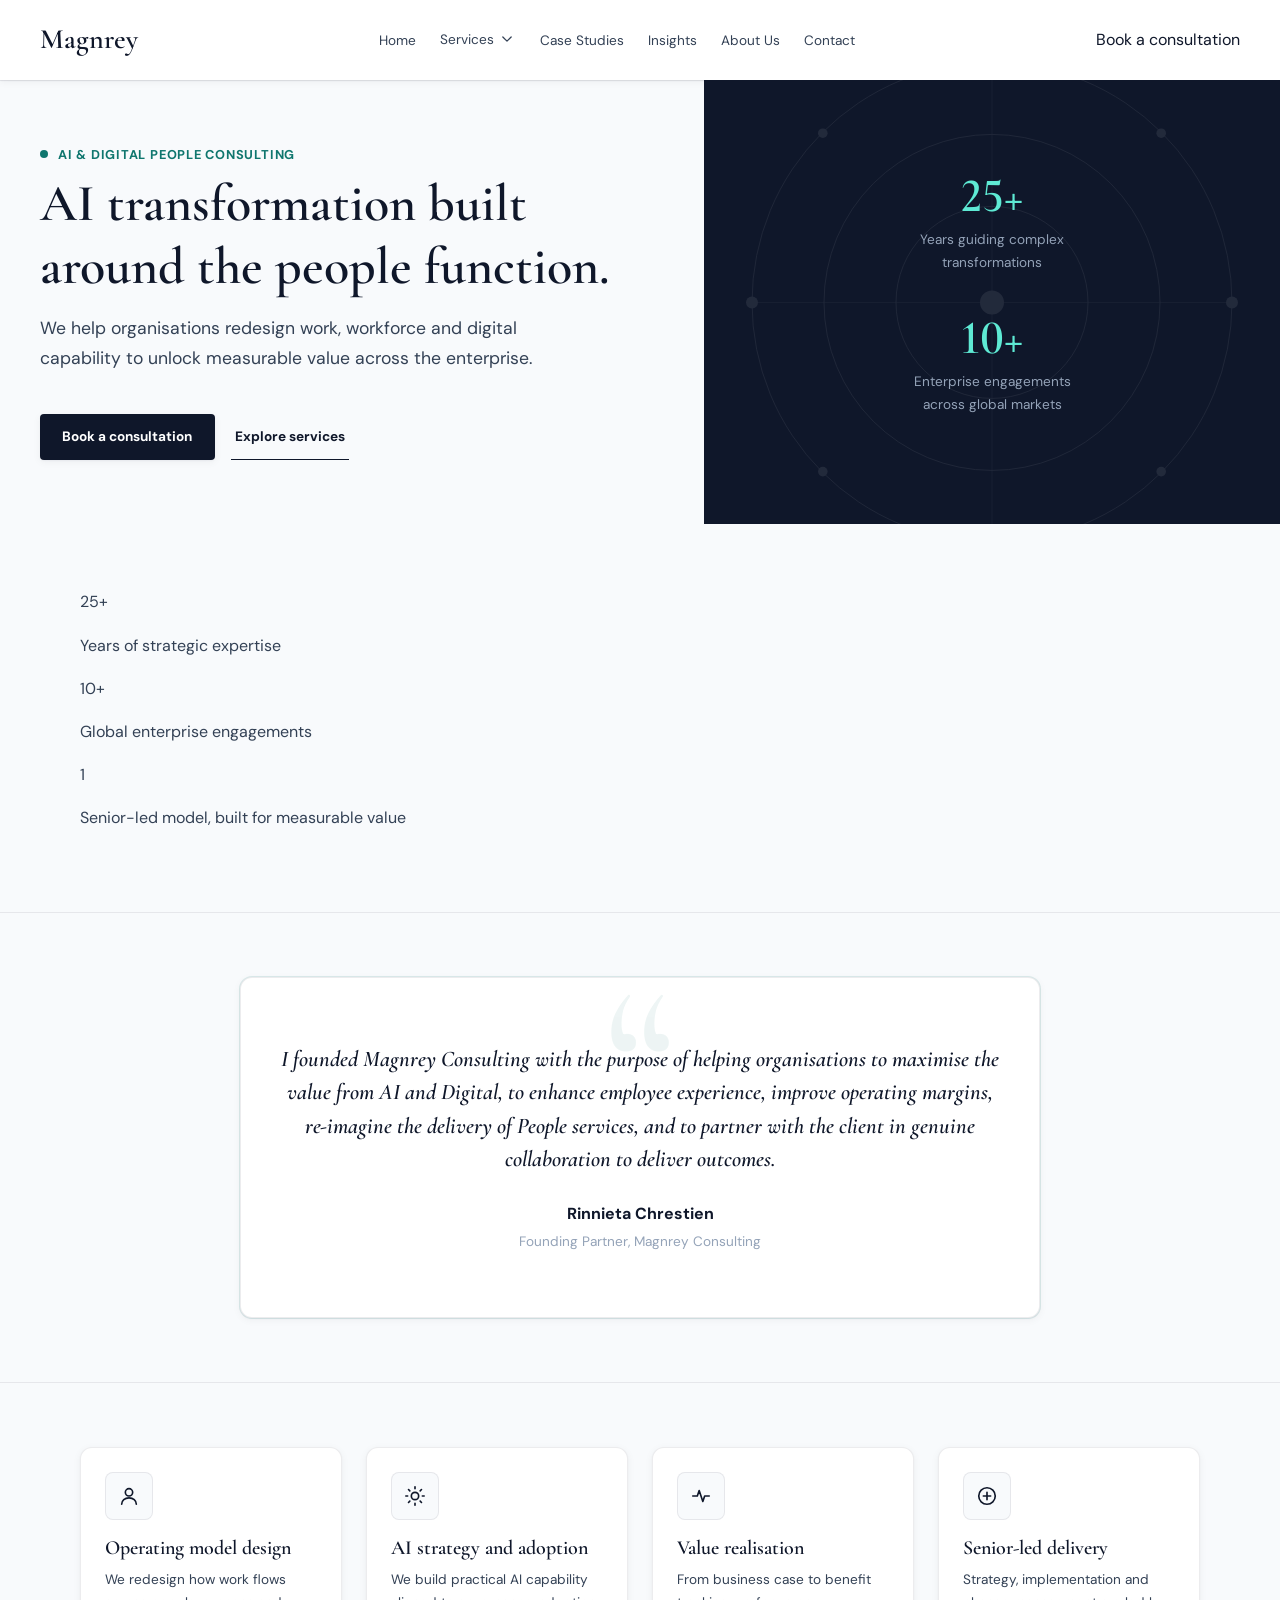
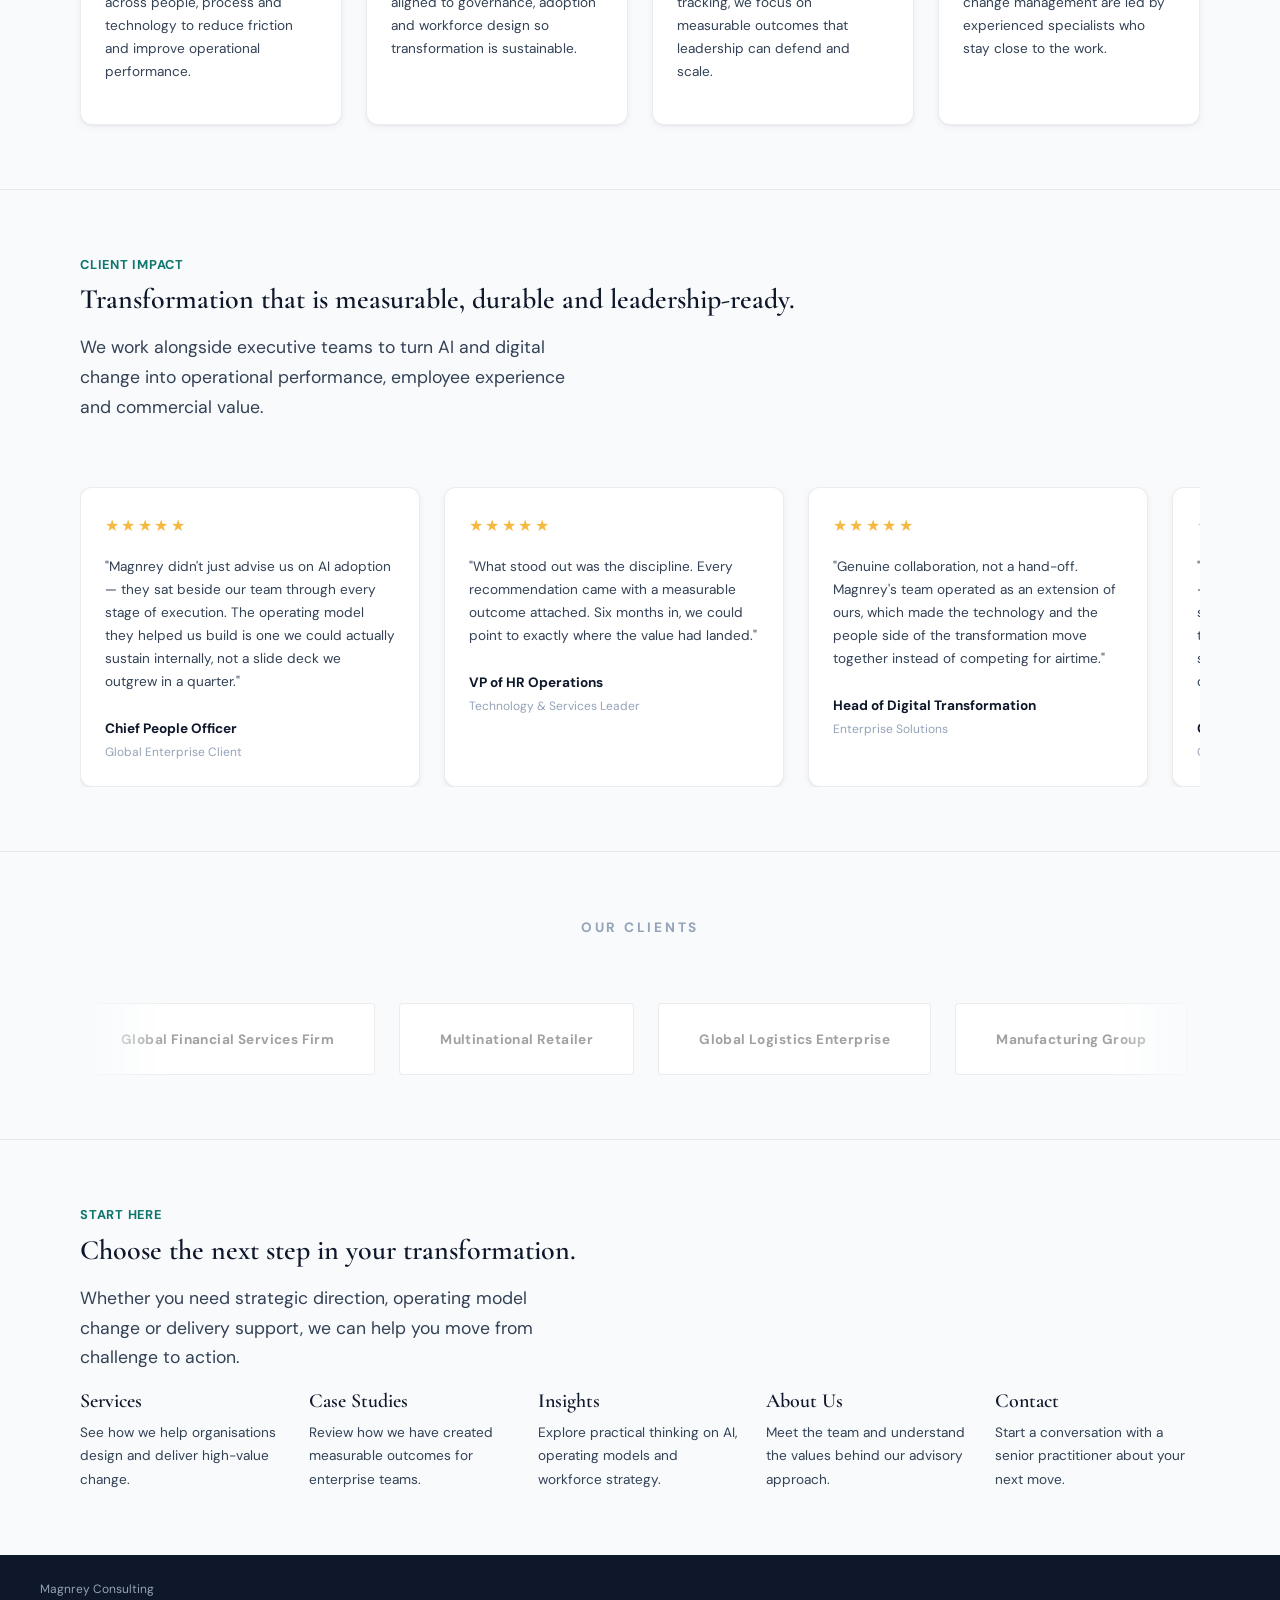
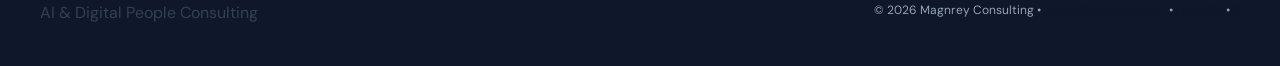
<file: index.html>
<!DOCTYPE html>
<html lang="en">
<head>
  <meta charset="UTF-8">
  <meta name="viewport" content="width=device-width, initial-scale=1.0">
  <title>Magnrey — Home</title>
  <meta name="description" content="Magnrey helps businesses achieve [outcome] through [approach]. Placeholder value proposition — refine in issue #1.">
  <link rel="stylesheet" href="css/style.css">
  <style>
    :root {
      /* Semantic rating color, kept separate from the site's teal accent —
         used only for the testimonial star ratings below. */
      --rating-gold: #f5b942;
    }

    /* Decorative background art for the dark hero panel — page-scoped
       to Home only, css/style.css intentionally left untouched. */
    .hero-panel-art {
      position: absolute;
      inset: 0;
      width: 100%;
      height: 100%;
      opacity: 0.08;
      pointer-events: none;
    }
    .hero__stats {
      position: relative;
      z-index: 1;
    }

    /* Founder's Quote — new, page-scoped. Reuses .section/.container
       for placement; the card itself has no existing equivalent. */
    .founder-quote {
      position: relative;
      max-width: 800px;
      margin: 0 auto;
      padding: var(--space-xl) var(--space-lg);
      text-align: center;
      background: var(--bg-white);
      border: 1px solid var(--border-color);
      border-radius: var(--radius-lg);
      box-shadow: 0 0 0 1px rgba(15, 118, 110, 0.12), var(--shadow-sm);
      overflow: hidden;
    }
    .founder-quote__mark {
      position: absolute;
      top: -1.5rem;
      left: 50%;
      transform: translateX(-50%);
      font-family: var(--font-display);
      font-size: 14rem;
      line-height: 1;
      color: var(--accent-color);
      opacity: 0.07;
      pointer-events: none;
      user-select: none;
    }
    .founder-quote__text {
      position: relative;
      font-family: var(--font-display);
      font-style: italic;
      font-weight: var(--fw-display);
      font-size: 1.4rem;
      line-height: 1.5;
      color: var(--primary-color);
      margin: 0 0 var(--space-md);
    }
    .founder-quote__name {
      position: relative;
      font-weight: var(--fw-bold);
      color: var(--primary-color);
      margin: 0;
    }
    .founder-quote__title {
      position: relative;
      font-size: var(--fs-small);
      color: var(--text-muted);
      margin: 0.2em 0 0;
    }

    /* Client Impact + Our Clients — shared marquee mechanic. New,
       page-specific infrastructure: both usages live on this one page,
       so unlike .quick-paths this stays page-scoped rather than moving
       into css/style.css. */
    .marquee {
      overflow: hidden;
      position: relative;
      margin-top: var(--space-xl);
    }
    .marquee__track {
      display: flex;
      width: max-content;
      gap: var(--space-md);
      animation: marquee-scroll 26s linear infinite;
    }
    .marquee:hover .marquee__track {
      animation-play-state: paused;
    }
    @keyframes marquee-scroll {
      from { transform: translateX(0); }
      to { transform: translateX(-50%); }
    }
    @media (prefers-reduced-motion: reduce) {
      .marquee__track {
        animation: none;
      }
    }

    .testimonial-card {
      flex: 0 0 340px;
      background: var(--bg-white);
      border: 1px solid var(--border-color);
      border-radius: var(--radius-lg);
      padding: var(--space-md);
      box-shadow: var(--shadow-sm);
    }
    .testimonial-card__stars {
      color: var(--rating-gold);
      letter-spacing: 0.15em;
      font-size: 1rem;
      margin-bottom: var(--space-sm);
    }
    .testimonial-card__quote {
      font-size: var(--fs-small);
      color: var(--text-main);
      margin: 0 0 var(--space-md);
    }
    .testimonial-card__name {
      font-weight: var(--fw-bold);
      color: var(--primary-color);
      margin: 0;
      font-size: var(--fs-small);
    }
    .testimonial-card__company {
      color: var(--text-muted);
      font-size: var(--fs-caption);
      margin: 0.1em 0 0;
    }

    .our-clients__heading {
      text-align: center;
      text-transform: uppercase;
      letter-spacing: 0.2em;
      font-size: var(--fs-small);
      font-weight: var(--fw-bold);
      color: var(--text-muted);
      margin: 0;
    }
    .our-clients__marquee {
      -webkit-mask-image: linear-gradient(to right, transparent, black 8%, black 92%, transparent);
      mask-image: linear-gradient(to right, transparent, black 8%, black 92%, transparent);
    }
    .client-tile {
      flex: 0 0 auto;
      display: flex;
      align-items: center;
      justify-content: center;
      height: 72px;
      padding: 0 var(--space-lg);
      border: 1px solid var(--border-color);
      border-radius: var(--radius-sm);
      color: var(--text-muted);
      font-weight: var(--fw-bold);
      font-size: var(--fs-small);
      letter-spacing: 0.03em;
      white-space: nowrap;
      background: var(--bg-white);
      filter: grayscale(1);
    }
  </style>
</head>
<body data-page="home">
  <div id="site-header"></div>

  <main>
    <section class="hero">
      <div class="hero__copy">
        <p class="eyebrow eyebrow--pulse"><span class="pulse-dot"></span>AI &amp; Digital People Consulting</p>
        <h1>AI transformation built around the people function.</h1>
        <p class="lede">
          We help organisations redesign work, workforce and digital capability to unlock measurable value across the enterprise.
        </p>
        <div class="hero__actions">
          <a href="contact.html#start-a-conversation" class="btn btn--primary">Book a consultation</a>
          <a href="services/" class="btn btn--ghost">Explore services</a>
        </div>
      </div>
      <div class="hero__panel">
        <svg class="hero-panel-art" viewBox="0 0 480 480" preserveAspectRatio="xMidYMid slice" fill="none" aria-hidden="true">
          <circle cx="240" cy="240" r="200" stroke="white" stroke-width="0.7"/>
          <circle cx="240" cy="240" r="140" stroke="white" stroke-width="0.7"/>
          <circle cx="240" cy="240" r="80" stroke="white" stroke-width="0.7"/>
          <circle cx="240" cy="240" r="10" fill="white"/>
          <circle cx="240" cy="40" r="5" fill="white"/>
          <circle cx="440" cy="240" r="5" fill="white"/>
          <circle cx="240" cy="440" r="5" fill="white"/>
          <circle cx="40" cy="240" r="5" fill="white"/>
          <circle cx="381" cy="99" r="4" fill="white"/>
          <circle cx="381" cy="381" r="4" fill="white"/>
          <circle cx="99" cy="381" r="4" fill="white"/>
          <circle cx="99" cy="99" r="4" fill="white"/>
          <line x1="240" y1="40" x2="240" y2="240" stroke="white" stroke-width="0.4"/>
          <line x1="440" y1="240" x2="240" y2="240" stroke="white" stroke-width="0.4"/>
          <line x1="240" y1="440" x2="240" y2="240" stroke="white" stroke-width="0.4"/>
          <line x1="40" y1="240" x2="240" y2="240" stroke="white" stroke-width="0.4"/>
        </svg>
        <div class="hero__stats">
          <div class="hero__stat">
            <p class="stat"><span class="counter" data-target="25">1</span>+</p>
            <p class="stat-label">Years guiding complex transformations</p>
          </div>
          <div class="hero__stat">
            <p class="stat"><span class="counter" data-target="10">1</span>+</p>
            <p class="stat-label">Enterprise engagements across global markets</p>
          </div>
        </div>
      </div>
    </section>

    <section class="section trust-strip">
      <div class="container">
        <div class="trust-strip__grid">
          <div class="trust-item">
            <p class="trust-item__value">25+</p>
            <p class="trust-item__label">Years of strategic expertise</p>
          </div>
          <div class="trust-item">
            <p class="trust-item__value">10+</p>
            <p class="trust-item__label">Global enterprise engagements</p>
          </div>
          <div class="trust-item">
            <p class="trust-item__value">1</p>
            <p class="trust-item__label">Senior-led model, built for measurable value</p>
          </div>
        </div>
      </div>
    </section>

    <section class="section section--divider">
      <div class="container">
        <div class="founder-quote">
          <span class="founder-quote__mark" aria-hidden="true">&#8220;</span>
          <blockquote class="founder-quote__text">I founded Magnrey Consulting with the purpose of helping organisations to maximise the value from AI and Digital, to enhance employee experience, improve operating margins, re-imagine the delivery of People services, and to partner with the client in genuine collaboration to deliver outcomes.</blockquote>
          <p class="founder-quote__name">Rinnieta Chrestien</p>
          <p class="founder-quote__title">Founding Partner, Magnrey Consulting</p>
        </div>
      </div>
    </section>

    <section class="section section--divider">
      <div class="container">
        <div class="grid-4">
          <div class="feature">
            <div class="feature__icon">
              <svg width="22" height="22" viewBox="0 0 24 24" fill="none" stroke="currentColor" stroke-width="1.8" stroke-linecap="round" stroke-linejoin="round"><circle cx="12" cy="8" r="4"></circle><path d="M4 21c0-4 3.5-7 8-7s8 3 8 7"></path></svg>
            </div>
            <h3 class="feature__title">Operating model design</h3>
            <p class="feature__desc">We redesign how work flows across people, process and technology to reduce friction and improve operational performance.</p>
          </div>
          <div class="feature">
            <div class="feature__icon">
              <svg width="22" height="22" viewBox="0 0 24 24" fill="none" stroke="currentColor" stroke-width="1.8" stroke-linecap="round" stroke-linejoin="round"><circle cx="12" cy="12" r="4"></circle><path d="M12 2v2M12 20v2M4.93 4.93l1.41 1.41M17.66 17.66l1.41 1.41M2 12h2M20 12h2M4.93 19.07l1.41-1.41M17.66 6.34l1.41-1.41"></path></svg>
            </div>
            <h3 class="feature__title">AI strategy and adoption</h3>
            <p class="feature__desc">We build practical AI capability aligned to governance, adoption and workforce design so transformation is sustainable.</p>
          </div>
          <div class="feature">
            <div class="feature__icon">
              <svg width="22" height="22" viewBox="0 0 24 24" fill="none" stroke="currentColor" stroke-width="1.8" stroke-linecap="round" stroke-linejoin="round"><polyline points="3 12 8 12 10 6 14 18 16 12 21 12"></polyline></svg>
            </div>
            <h3 class="feature__title">Value realisation</h3>
            <p class="feature__desc">From business case to benefit tracking, we focus on measurable outcomes that leadership can defend and scale.</p>
          </div>
          <div class="feature">
            <div class="feature__icon">
              <svg width="22" height="22" viewBox="0 0 24 24" fill="none" stroke="currentColor" stroke-width="1.8" stroke-linecap="round" stroke-linejoin="round"><circle cx="12" cy="12" r="9"></circle><path d="M12 8v8M8 12h8"></path></svg>
            </div>
            <h3 class="feature__title">Senior-led delivery</h3>
            <p class="feature__desc">Strategy, implementation and change management are led by experienced specialists who stay close to the work.</p>
          </div>
        </div>
      </div>
    </section>

    <section class="section section--divider">
      <div class="container">
        <p class="eyebrow">Client Impact</p>
        <h2>Transformation that is measurable, durable and leadership-ready.</h2>
        <p class="lede">We work alongside executive teams to turn AI and digital change into operational performance, employee experience and commercial value.</p>

        <div class="marquee">
          <div class="marquee__track">
            <article class="testimonial-card">
              <div class="testimonial-card__stars" aria-label="5 out of 5 stars">★★★★★</div>
              <p class="testimonial-card__quote">"Magnrey didn't just advise us on AI adoption — they sat beside our team through every stage of execution. The operating model they helped us build is one we could actually sustain internally, not a slide deck we outgrew in a quarter."</p>
              <p class="testimonial-card__name">Chief People Officer</p>
              <p class="testimonial-card__company">Global Enterprise Client</p>
            </article>
            <article class="testimonial-card">
              <div class="testimonial-card__stars" aria-label="5 out of 5 stars">★★★★★</div>
              <p class="testimonial-card__quote">"What stood out was the discipline. Every recommendation came with a measurable outcome attached. Six months in, we could point to exactly where the value had landed."</p>
              <p class="testimonial-card__name">VP of HR Operations</p>
              <p class="testimonial-card__company">Technology &amp; Services Leader</p>
            </article>
            <article class="testimonial-card">
              <div class="testimonial-card__stars" aria-label="5 out of 5 stars">★★★★★</div>
              <p class="testimonial-card__quote">"Genuine collaboration, not a hand-off. Magnrey's team operated as an extension of ours, which made the technology and the people side of the transformation move together instead of competing for airtime."</p>
              <p class="testimonial-card__name">Head of Digital Transformation</p>
              <p class="testimonial-card__company">Enterprise Solutions</p>
            </article>
            <!-- duplicated for a seamless loop -->
            <article class="testimonial-card" aria-hidden="true">
              <div class="testimonial-card__stars">★★★★★</div>
              <p class="testimonial-card__quote">"Magnrey didn't just advise us on AI adoption — they sat beside our team through every stage of execution. The operating model they helped us build is one we could actually sustain internally, not a slide deck we outgrew in a quarter."</p>
              <p class="testimonial-card__name">Chief People Officer</p>
              <p class="testimonial-card__company">Global Enterprise Client</p>
            </article>
            <article class="testimonial-card" aria-hidden="true">
              <div class="testimonial-card__stars">★★★★★</div>
              <p class="testimonial-card__quote">"What stood out was the discipline. Every recommendation came with a measurable outcome attached. Six months in, we could point to exactly where the value had landed."</p>
              <p class="testimonial-card__name">VP of HR Operations</p>
              <p class="testimonial-card__company">Technology &amp; Services Leader</p>
            </article>
            <article class="testimonial-card" aria-hidden="true">
              <div class="testimonial-card__stars">★★★★★</div>
              <p class="testimonial-card__quote">"Genuine collaboration, not a hand-off. Magnrey's team operated as an extension of ours, which made the technology and the people side of the transformation move together instead of competing for airtime."</p>
              <p class="testimonial-card__name">Head of Digital Transformation</p>
              <p class="testimonial-card__company">Enterprise Solutions</p>
            </article>
          </div>
        </div>
      </div>
    </section>

    <section class="section section--divider">
      <div class="container">
        <p class="our-clients__heading">OUR CLIENTS</p>
        <div class="marquee our-clients__marquee">
          <div class="marquee__track">
            <div class="client-tile">Global Financial Services Firm</div>
            <div class="client-tile">Multinational Retailer</div>
            <div class="client-tile">Global Logistics Enterprise</div>
            <div class="client-tile">Manufacturing Group</div>
            <div class="client-tile">Professional Services Firm</div>
            <!-- duplicated for a seamless loop -->
            <div class="client-tile" aria-hidden="true">Global Financial Services Firm</div>
            <div class="client-tile" aria-hidden="true">Multinational Retailer</div>
            <div class="client-tile" aria-hidden="true">Global Logistics Enterprise</div>
            <div class="client-tile" aria-hidden="true">Manufacturing Group</div>
            <div class="client-tile" aria-hidden="true">Professional Services Firm</div>
          </div>
        </div>
      </div>
    </section>

    <section class="section section--divider">
      <div class="container">
        <p class="eyebrow">Start here</p>
        <h2>Choose the next step in your transformation.</h2>
        <p class="lede">Whether you need strategic direction, operating model change or delivery support, we can help you move from challenge to action.</p>
        <div class="quick-paths">
          <div>
            <h3 class="quick-path__title"><a href="services/">Services</a></h3>
            <p class="quick-path__desc">See how we help organisations design and deliver high-value change.</p>
          </div>
          <div>
            <h3 class="quick-path__title"><a href="case-studies.html">Case Studies</a></h3>
            <p class="quick-path__desc">Review how we have created measurable outcomes for enterprise teams.</p>
          </div>
          <div>
            <h3 class="quick-path__title"><a href="insights.html">Insights</a></h3>
            <p class="quick-path__desc">Explore practical thinking on AI, operating models and workforce strategy.</p>
          </div>
          <div>
            <h3 class="quick-path__title"><a href="about.html">About Us</a></h3>
            <p class="quick-path__desc">Meet the team and understand the values behind our advisory approach.</p>
          </div>
          <div>
            <h3 class="quick-path__title"><a href="contact.html">Contact</a></h3>
            <p class="quick-path__desc">Start a conversation with a senior practitioner about your next move.</p>
          </div>
        </div>
      </div>
    </section>
  </main>

  <div id="site-footer"></div>
  <script src="js/main.js" defer></script>
</body>
</html>
</file>
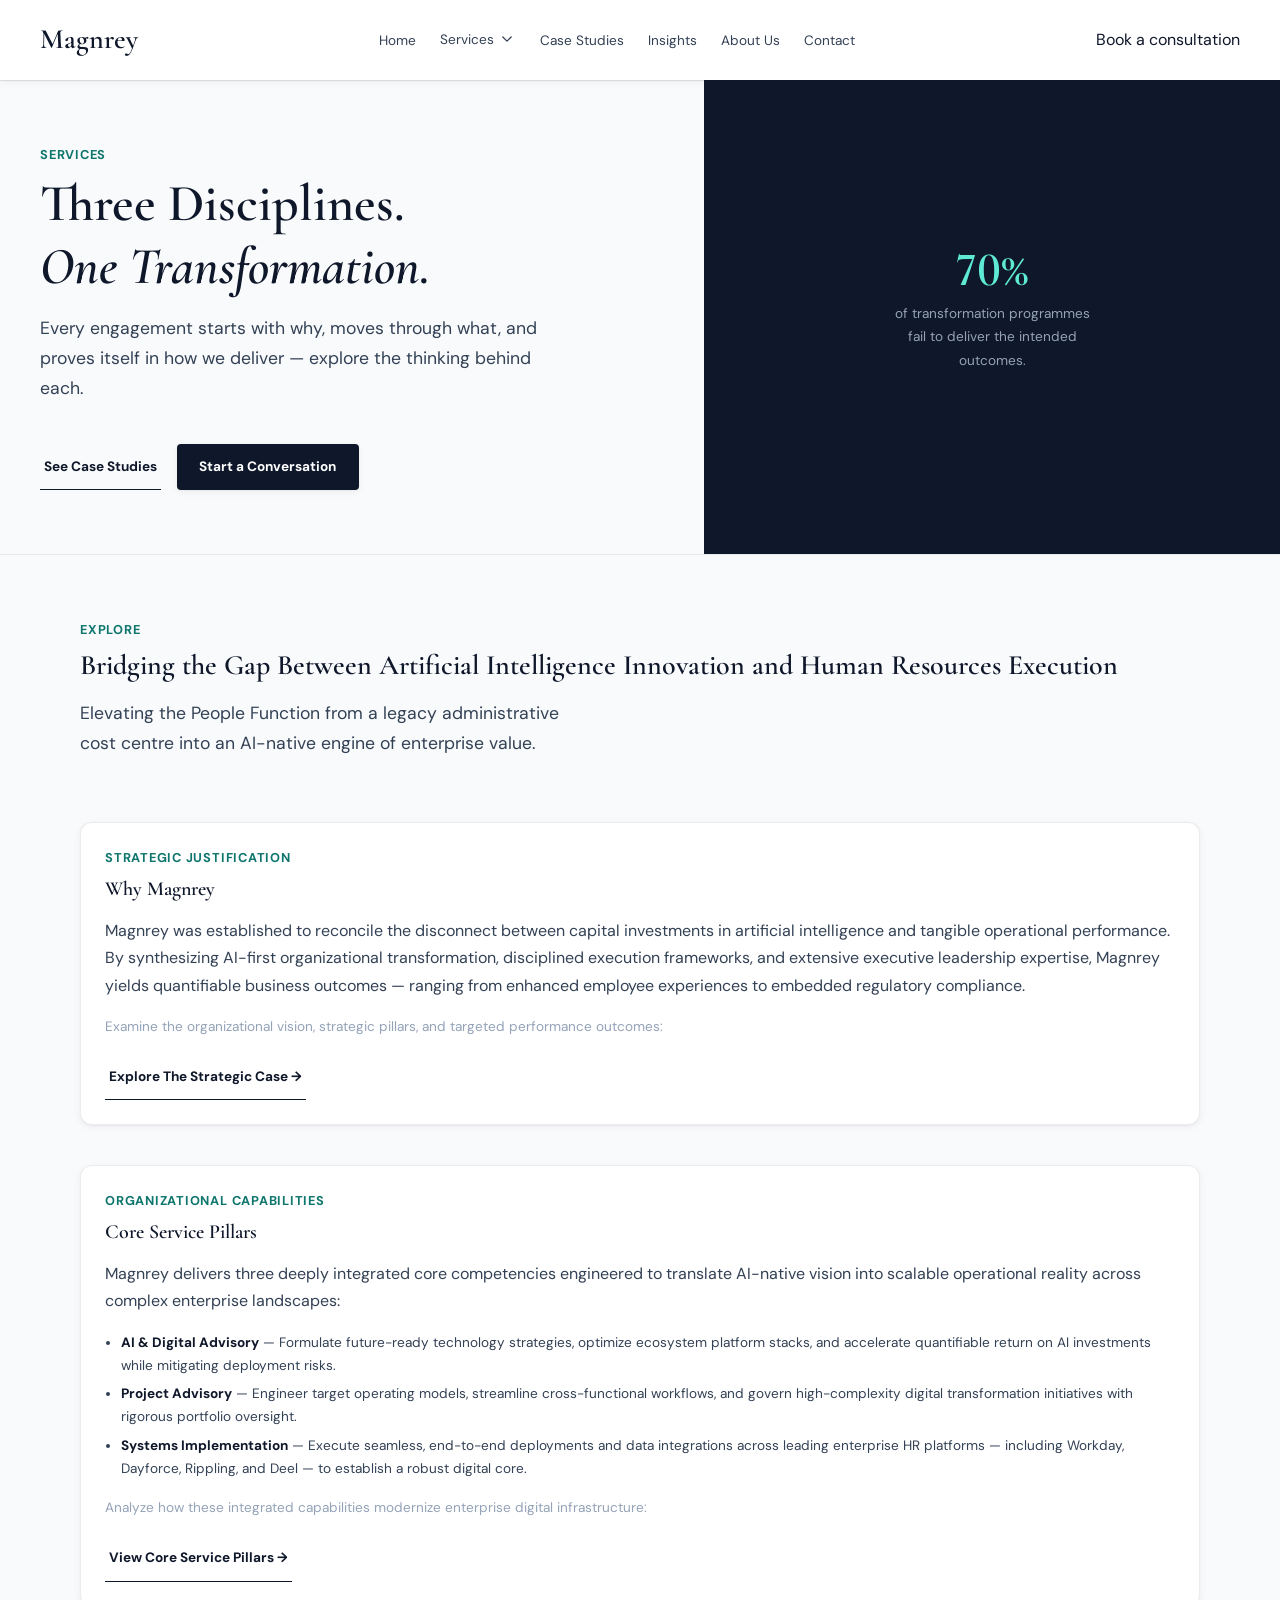
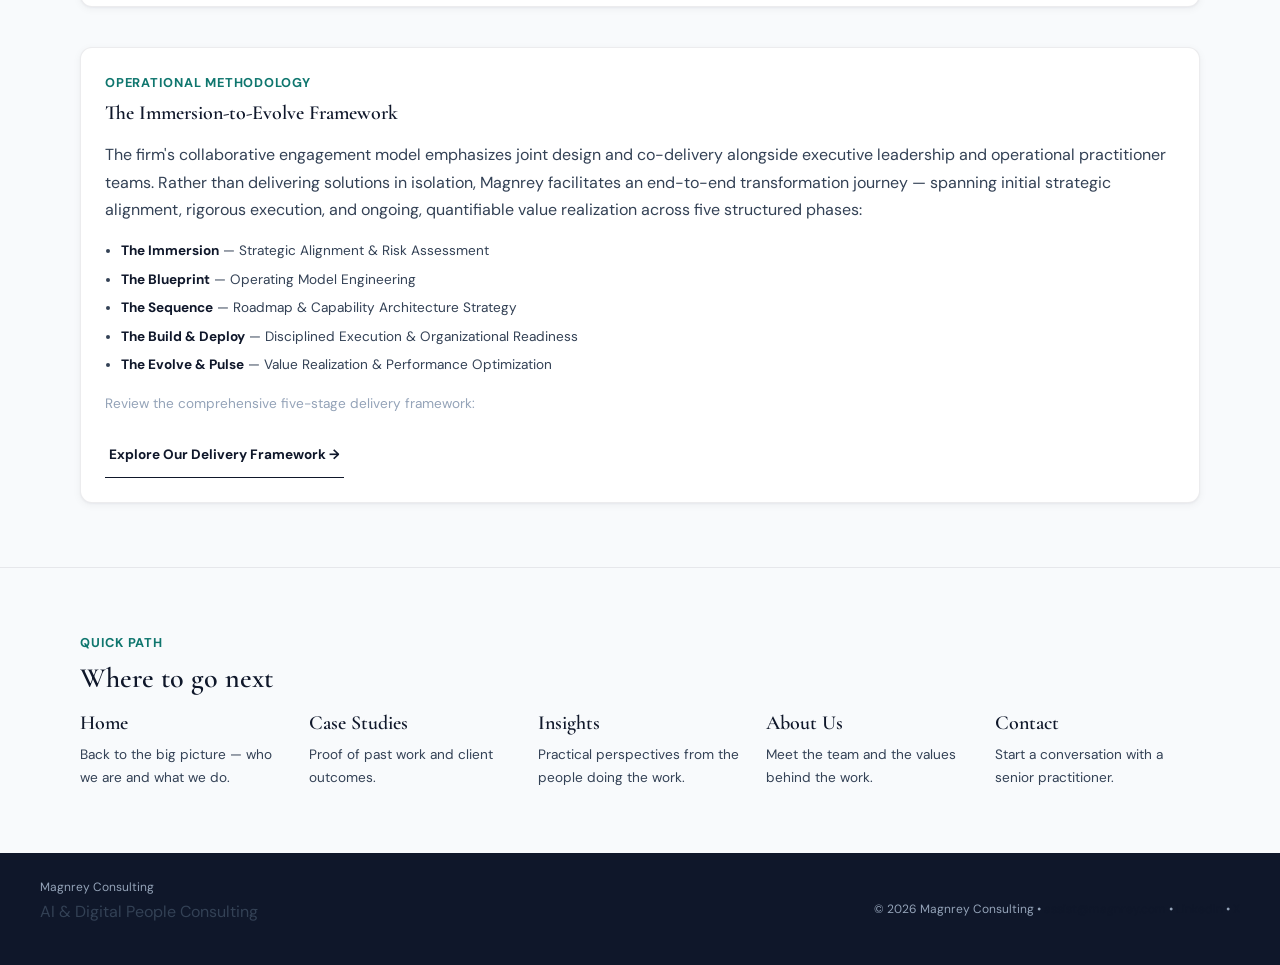
<file: services/index.html>
<!DOCTYPE html>
<html lang="en">
<head>
  <meta charset="UTF-8">
  <meta name="viewport" content="width=device-width, initial-scale=1.0">
  <title>Magnrey — Services</title>
  <meta name="description" content="Three integrated disciplines behind every Magnrey engagement — why us, what we do, and how we deliver success.">
  <link rel="stylesheet" href="../css/style.css">
  <style>
    /* Page-scoped: css/style.css intentionally left untouched. .card/
       .btn--ghost/.eyebrow/.lede are reused as-is; these rules only add
       the summary-block layout, which has no existing equivalent. */
    .svc-summary-list {
      display: flex;
      flex-direction: column;
      gap: var(--space-lg);
      margin-top: var(--space-xl);
    }
    .svc-summary__desc {
      color: var(--text-main);
    }
    .svc-summary__list {
      margin: var(--space-sm) 0;
      padding-left: 1.2em;
      color: var(--text-main);
      font-size: var(--fs-small);
      line-height: 1.7;
    }
    .svc-summary__list li {
      margin-bottom: 0.4em;
    }
    .svc-summary__list li strong {
      color: var(--primary-color);
    }
    .svc-summary__teaser {
      color: var(--text-muted);
      font-size: var(--fs-small);
      margin: var(--space-sm) 0 var(--space-sm);
    }
  </style>
</head>
<body data-page="services">
  <div id="site-header"></div>

  <main>
    <section class="hero">
      <div class="hero__copy">
        <p class="eyebrow">Services</p>
        <h1>Three Disciplines.<br><em>One Transformation.</em></h1>
        <p class="lede">Every engagement starts with why, moves through what, and proves itself in how we deliver — explore the thinking behind each.</p>
        <div class="hero__actions">
          <a href="../case-studies.html" class="btn btn--ghost">See Case Studies</a>
          <a href="../contact.html#start-a-conversation" class="btn btn--primary">Start a Conversation</a>
        </div>
      </div>
      <div class="hero__panel">
        <div class="hero__stats">
          <div class="hero__stat">
            <p class="stat">70%</p>
            <p class="stat-label">of transformation programmes fail to deliver the intended outcomes.</p>
          </div>
        </div>
      </div>
    </section>

    <section class="section section--divider">
      <div class="container">
        <p class="eyebrow">Explore</p>
        <h2>Bridging the Gap Between Artificial Intelligence Innovation and Human Resources Execution</h2>
        <p class="lede">Elevating the People Function from a legacy administrative cost centre into an AI-native engine of enterprise value.</p>

        <div class="svc-summary-list">
          <div class="card svc-summary">
            <p class="eyebrow">Strategic Justification</p>
            <h3>Why Magnrey</h3>
            <p class="svc-summary__desc">Magnrey was established to reconcile the disconnect between capital investments in artificial intelligence and tangible operational performance. By synthesizing AI-first organizational transformation, disciplined execution frameworks, and extensive executive leadership expertise, Magnrey yields quantifiable business outcomes — ranging from enhanced employee experiences to embedded regulatory compliance.</p>
            <p class="svc-summary__teaser">Examine the organizational vision, strategic pillars, and targeted performance outcomes:</p>
            <a href="why-us/" class="btn btn--ghost">Explore The Strategic Case →</a>
          </div>

          <div class="card svc-summary">
            <p class="eyebrow">Organizational Capabilities</p>
            <h3>Core Service Pillars</h3>
            <p class="svc-summary__desc">Magnrey delivers three deeply integrated core competencies engineered to translate AI-native vision into scalable operational reality across complex enterprise landscapes:</p>
            <ul class="svc-summary__list">
              <li><strong>AI &amp; Digital Advisory</strong> — Formulate future-ready technology strategies, optimize ecosystem platform stacks, and accelerate quantifiable return on AI investments while mitigating deployment risks.</li>
              <li><strong>Project Advisory</strong> — Engineer target operating models, streamline cross-functional workflows, and govern high-complexity digital transformation initiatives with rigorous portfolio oversight.</li>
              <li><strong>Systems Implementation</strong> — Execute seamless, end-to-end deployments and data integrations across leading enterprise HR platforms — including Workday, Dayforce, Rippling, and Deel — to establish a robust digital core.</li>
            </ul>
            <p class="svc-summary__teaser">Analyze how these integrated capabilities modernize enterprise digital infrastructure:</p>
            <a href="what-we-do/" class="btn btn--ghost">View Core Service Pillars →</a>
          </div>

          <div class="card svc-summary">
            <p class="eyebrow">Operational Methodology</p>
            <h3>The Immersion-to-Evolve Framework</h3>
            <p class="svc-summary__desc">The firm's collaborative engagement model emphasizes joint design and co-delivery alongside executive leadership and operational practitioner teams. Rather than delivering solutions in isolation, Magnrey facilitates an end-to-end transformation journey — spanning initial strategic alignment, rigorous execution, and ongoing, quantifiable value realization across five structured phases:</p>
            <ul class="svc-summary__list">
              <li><strong>The Immersion</strong> — Strategic Alignment &amp; Risk Assessment</li>
              <li><strong>The Blueprint</strong> — Operating Model Engineering</li>
              <li><strong>The Sequence</strong> — Roadmap &amp; Capability Architecture Strategy</li>
              <li><strong>The Build &amp; Deploy</strong> — Disciplined Execution &amp; Organizational Readiness</li>
              <li><strong>The Evolve &amp; Pulse</strong> — Value Realization &amp; Performance Optimization</li>
            </ul>
            <p class="svc-summary__teaser">Review the comprehensive five-stage delivery framework:</p>
            <a href="how-we-deliver-success/" class="btn btn--ghost">Explore Our Delivery Framework →</a>
          </div>
        </div>
      </div>
    </section>

    <section class="section section--divider">
      <div class="container">
        <p class="eyebrow">Quick Path</p>
        <h2>Where to go next</h2>
        <div class="quick-paths">
          <div>
            <h3 class="quick-path__title"><a href="../index.html">Home</a></h3>
            <p class="quick-path__desc">Back to the big picture — who we are and what we do.</p>
          </div>
          <div>
            <h3 class="quick-path__title"><a href="../case-studies.html">Case Studies</a></h3>
            <p class="quick-path__desc">Proof of past work and client outcomes.</p>
          </div>
          <div>
            <h3 class="quick-path__title"><a href="../insights.html">Insights</a></h3>
            <p class="quick-path__desc">Practical perspectives from the people doing the work.</p>
          </div>
          <div>
            <h3 class="quick-path__title"><a href="../about.html">About Us</a></h3>
            <p class="quick-path__desc">Meet the team and the values behind the work.</p>
          </div>
          <div>
            <h3 class="quick-path__title"><a href="../contact.html">Contact</a></h3>
            <p class="quick-path__desc">Start a conversation with a senior practitioner.</p>
          </div>
        </div>
      </div>
    </section>
  </main>

  <div id="site-footer"></div>
  <script src="../js/main.js" defer></script>
</body>
</html>
</file>
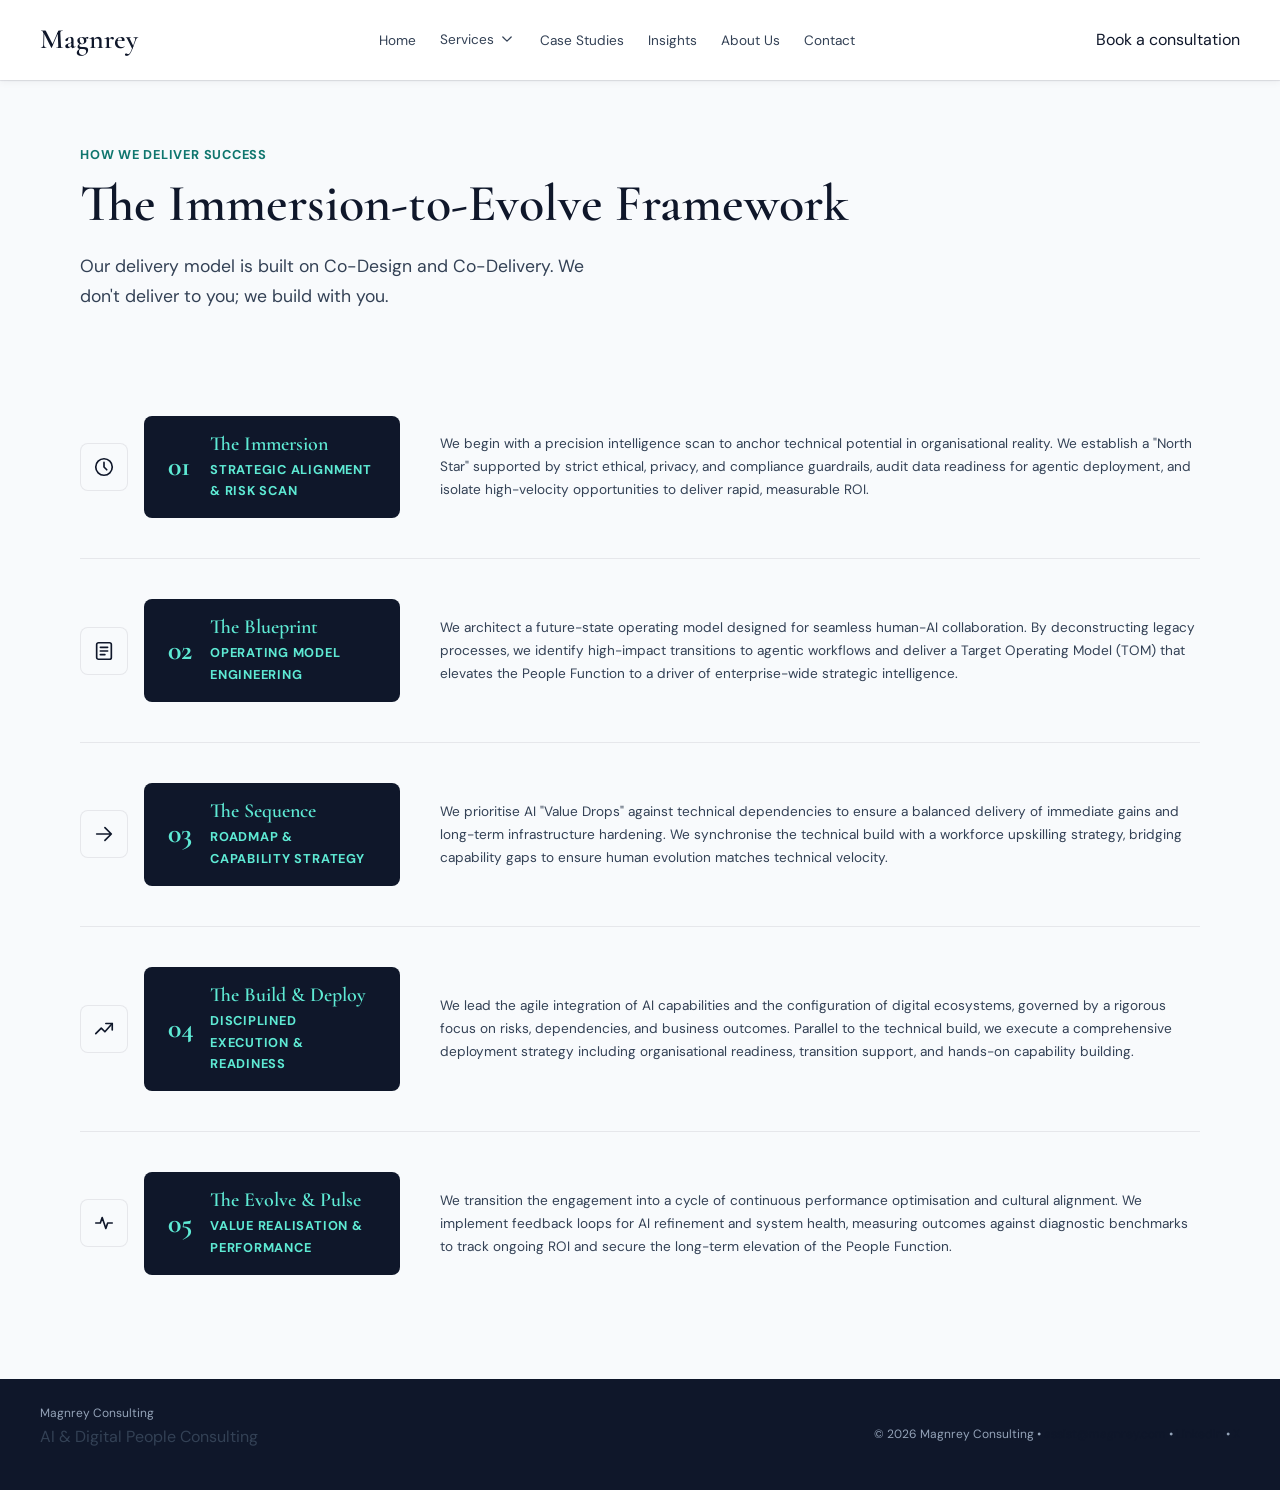
<file: services/how-we-deliver-success/index.html>
<!DOCTYPE html>
<html lang="en">
<head>
  <meta charset="UTF-8">
  <meta name="viewport" content="width=device-width, initial-scale=1.0">
  <title>Magnrey — How We Deliver Success</title>
  <meta name="description" content="Magnrey's delivery methodology, success metrics, and outcomes.">
  <link rel="stylesheet" href="../../css/style.css">
  <style>
    /* Page-scoped layout for the 5-step process timeline below —
       css/style.css intentionally left untouched, per request. Reuses
       existing classes (.eyebrow, .lede) for text treatments; these
       rules only add the phase-row structure, which has no existing
       equivalent component. */
    .phases {
      display: flex;
      flex-direction: column;
      margin-top: var(--space-xl);
    }
    .phase {
      display: flex;
      flex-wrap: wrap;
      align-items: center;
      gap: var(--space-lg);
      padding: var(--space-lg) 0;
      border-bottom: 1px solid var(--border-color);
    }
    .phase:last-child {
      border-bottom: none;
    }
    .phase__left {
      flex: 0 0 320px;
      display: flex;
      align-items: center;
      gap: var(--space-sm);
    }
    .phase__icon {
      flex-shrink: 0;
      width: 48px;
      height: 48px;
      display: flex;
      align-items: center;
      justify-content: center;
      background: var(--bg-light);
      border-radius: var(--radius-md);
      border: 1px solid var(--border-color);
      color: var(--primary-color);
    }
    .phase__info {
      display: flex;
      align-items: center;
      gap: var(--space-sm);
      background: var(--primary-color);
      padding: var(--space-sm) var(--space-md);
      border-radius: var(--radius-md);
    }
    .phase__num {
      flex-shrink: 0;
      font-family: var(--font-display);
      font-size: var(--fs-h2);
      font-weight: var(--fw-bold);
      color: var(--accent-light);
      min-width: 2ch;
    }
    .phase__title {
      margin: 0 0 0.2rem;
      color: var(--accent-light);
    }
    .phase__category {
      margin: 0;
      font-size: var(--fs-eyebrow);
      font-weight: var(--fw-bold);
      text-transform: uppercase;
      letter-spacing: 0.06em;
      color: var(--accent-light);
    }
    .phase__body {
      flex: 1 1 400px;
      margin: 0;
      font-size: var(--fs-small);
    }
  </style>
</head>
<body data-page="services-how-we-deliver-success">
  <div id="site-header"></div>

  <main>
    <section class="section">
      <div class="container">
        <p class="eyebrow">How We Deliver Success</p>
        <h1>The Immersion-to-Evolve Framework</h1>
        <p class="lede">Our delivery model is built on Co-Design and Co-Delivery. We don't deliver to you; we build with you.</p>

        <div class="phases">
          <div class="phase">
            <div class="phase__left">
              <div class="phase__icon">
                <svg width="22" height="22" viewBox="0 0 24 24" fill="none" stroke="currentColor" stroke-width="1.8" stroke-linecap="round" stroke-linejoin="round"><circle cx="12" cy="12" r="9"/><path d="M12 7v5l3 3"/></svg>
              </div>
              <div class="phase__info">
                <span class="phase__num">01</span>
                <div>
                  <h3 class="phase__title">The Immersion</h3>
                  <p class="phase__category">Strategic Alignment &amp; Risk Scan</p>
                </div>
              </div>
            </div>
            <p class="phase__body">We begin with a precision intelligence scan to anchor technical potential in organisational reality. We establish a "North Star" supported by strict ethical, privacy, and compliance guardrails, audit data readiness for agentic deployment, and isolate high-velocity opportunities to deliver rapid, measurable ROI.</p>
          </div>

          <div class="phase">
            <div class="phase__left">
              <div class="phase__icon">
                <svg width="22" height="22" viewBox="0 0 24 24" fill="none" stroke="currentColor" stroke-width="1.8" stroke-linecap="round" stroke-linejoin="round"><rect x="4" y="3" width="16" height="18" rx="2"/><path d="M8 8h8M8 12h8M8 16h5"/></svg>
              </div>
              <div class="phase__info">
                <span class="phase__num">02</span>
                <div>
                  <h3 class="phase__title">The Blueprint</h3>
                  <p class="phase__category">Operating Model Engineering</p>
                </div>
              </div>
            </div>
            <p class="phase__body">We architect a future-state operating model designed for seamless human-AI collaboration. By deconstructing legacy processes, we identify high-impact transitions to agentic workflows and deliver a Target Operating Model (TOM) that elevates the People Function to a driver of enterprise-wide strategic intelligence.</p>
          </div>

          <div class="phase">
            <div class="phase__left">
              <div class="phase__icon">
                <svg width="22" height="22" viewBox="0 0 24 24" fill="none" stroke="currentColor" stroke-width="1.8" stroke-linecap="round" stroke-linejoin="round"><path d="M4 12h16M13 5l7 7-7 7"/></svg>
              </div>
              <div class="phase__info">
                <span class="phase__num">03</span>
                <div>
                  <h3 class="phase__title">The Sequence</h3>
                  <p class="phase__category">Roadmap &amp; Capability Strategy</p>
                </div>
              </div>
            </div>
            <p class="phase__body">We prioritise AI "Value Drops" against technical dependencies to ensure a balanced delivery of immediate gains and long-term infrastructure hardening. We synchronise the technical build with a workforce upskilling strategy, bridging capability gaps to ensure human evolution matches technical velocity.</p>
          </div>

          <div class="phase">
            <div class="phase__left">
              <div class="phase__icon">
                <svg width="22" height="22" viewBox="0 0 24 24" fill="none" stroke="currentColor" stroke-width="1.8" stroke-linecap="round" stroke-linejoin="round"><polyline points="3 17 9 11 13 15 21 6"/><polyline points="14 6 21 6 21 13"/></svg>
              </div>
              <div class="phase__info">
                <span class="phase__num">04</span>
                <div>
                  <h3 class="phase__title">The Build &amp; Deploy</h3>
                  <p class="phase__category">Disciplined Execution &amp; Readiness</p>
                </div>
              </div>
            </div>
            <p class="phase__body">We lead the agile integration of AI capabilities and the configuration of digital ecosystems, governed by a rigorous focus on risks, dependencies, and business outcomes. Parallel to the technical build, we execute a comprehensive deployment strategy including organisational readiness, transition support, and hands-on capability building.</p>
          </div>

          <div class="phase">
            <div class="phase__left">
              <div class="phase__icon">
                <svg width="22" height="22" viewBox="0 0 24 24" fill="none" stroke="currentColor" stroke-width="1.8" stroke-linecap="round" stroke-linejoin="round"><polyline points="3 12 8 12 10 6 14 18 16 12 21 12"/></svg>
              </div>
              <div class="phase__info">
                <span class="phase__num">05</span>
                <div>
                  <h3 class="phase__title">The Evolve &amp; Pulse</h3>
                  <p class="phase__category">Value Realisation &amp; Performance</p>
                </div>
              </div>
            </div>
            <p class="phase__body">We transition the engagement into a cycle of continuous performance optimisation and cultural alignment. We implement feedback loops for AI refinement and system health, measuring outcomes against diagnostic benchmarks to track ongoing ROI and secure the long-term elevation of the People Function.</p>
          </div>
        </div>
      </div>
    </section>
  </main>

  <div id="site-footer"></div>
  <script src="../../js/main.js" defer></script>
</body>
</html>
</file>
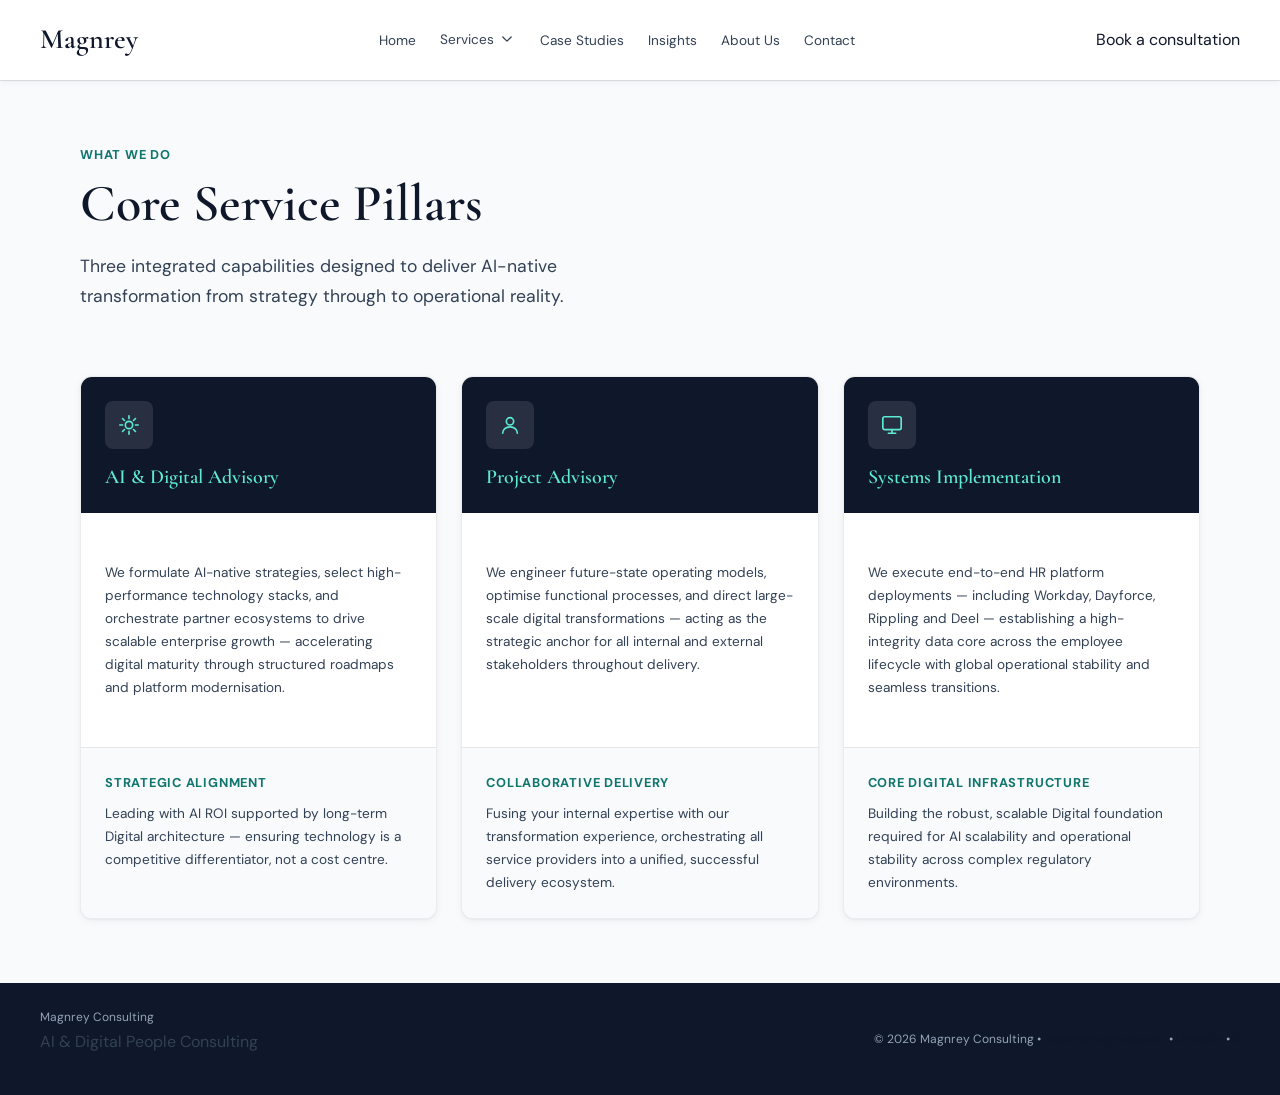
<file: services/what-we-do/index.html>
<!DOCTYPE html>
<html lang="en">
<head>
  <meta charset="UTF-8">
  <meta name="viewport" content="width=device-width, initial-scale=1.0">
  <title>Magnrey — What We Do</title>
  <meta name="description" content="A detailed breakdown of Magnrey's service offerings and methodology.">
  <link rel="stylesheet" href="../../css/style.css">
  <style>
    /* Page-scoped layout for the 3-column service cards below —
       css/style.css intentionally left untouched, per request. Reuses
       existing classes (.eyebrow, .lede) for text treatments; these
       rules only add the split dark-header/light-body card structure,
       which has no existing equivalent component. */
    .svc-grid {
      display: grid;
      grid-template-columns: repeat(3, 1fr);
      grid-template-rows: auto 1fr auto;
      gap: var(--space-md);
      margin-top: var(--space-xl);
    }
    .svc-card {
      grid-row: span 3;
      display: grid;
      grid-template-rows: subgrid;
      background: var(--bg-white);
      border: 1px solid var(--border-color);
      border-radius: var(--radius-lg);
      overflow: hidden;
      box-shadow: var(--shadow-sm);
    }
    @media (max-width: 768px) {
      .svc-grid {
        grid-template-columns: 1fr;
      }
    }
    .svc-card__top {
      background: var(--primary-color);
      padding: var(--space-md);
      display: flex;
      flex-direction: column;
      gap: var(--space-sm);
    }
    .svc-card__icon {
      width: 48px;
      height: 48px;
      display: flex;
      align-items: center;
      justify-content: center;
      background: rgba(255, 255, 255, 0.1);
      border-radius: var(--radius-md);
      color: var(--accent-light);
    }
    .svc-card__title {
      color: var(--accent-light);
      margin: 0;
    }
    .svc-card__body {
      padding: var(--space-md);
    }
    .svc-card__body p {
      margin: 0;
      font-size: var(--fs-small);
    }
    .svc-card__footer {
      padding: var(--space-md);
      border-top: 1px solid var(--border-color);
      background: var(--bg-light);
    }
    .svc-card__footer .eyebrow {
      margin-bottom: var(--space-xs);
    }
    .svc-card__footer p:last-child {
      margin: 0;
      font-size: var(--fs-small);
    }
  </style>
</head>
<body data-page="services-what-we-do">
  <div id="site-header"></div>

  <main>
    <section class="section">
      <div class="container">
        <p class="eyebrow">What We Do</p>
        <h1>Core Service Pillars</h1>
        <p class="lede">Three integrated capabilities designed to deliver AI-native transformation from strategy through to operational reality.</p>

        <div class="svc-grid">
          <div class="svc-card">
            <div class="svc-card__top">
              <div class="svc-card__icon">
                <svg width="22" height="22" viewBox="0 0 24 24" fill="none" stroke="currentColor" stroke-width="1.8" stroke-linecap="round" stroke-linejoin="round"><circle cx="12" cy="12" r="4"/><path d="M12 2v3M12 19v3M4.93 4.93l2.12 2.12M16.95 16.95l2.12 2.12M2 12h3M19 12h3M4.93 19.07l2.12-2.12M16.95 7.05l2.12-2.12"/></svg>
              </div>
              <h3 class="svc-card__title">AI &amp; Digital Advisory</h3>
            </div>
            <div class="svc-card__body">
              <p>We formulate AI-native strategies, select high-performance technology stacks, and orchestrate partner ecosystems to drive scalable enterprise growth — accelerating digital maturity through structured roadmaps and platform modernisation.</p>
            </div>
            <div class="svc-card__footer">
              <p class="eyebrow">Strategic Alignment</p>
              <p>Leading with AI ROI supported by long-term Digital architecture — ensuring technology is a competitive differentiator, not a cost centre.</p>
            </div>
          </div>

          <div class="svc-card">
            <div class="svc-card__top">
              <div class="svc-card__icon">
                <svg width="22" height="22" viewBox="0 0 24 24" fill="none" stroke="currentColor" stroke-width="1.8" stroke-linecap="round" stroke-linejoin="round"><circle cx="12" cy="8" r="4"/><path d="M4 21c0-4 3.5-7 8-7s8 3 8 7"/></svg>
              </div>
              <h3 class="svc-card__title">Project Advisory</h3>
            </div>
            <div class="svc-card__body">
              <p>We engineer future-state operating models, optimise functional processes, and direct large-scale digital transformations — acting as the strategic anchor for all internal and external stakeholders throughout delivery.</p>
            </div>
            <div class="svc-card__footer">
              <p class="eyebrow">Collaborative Delivery</p>
              <p>Fusing your internal expertise with our transformation experience, orchestrating all service providers into a unified, successful delivery ecosystem.</p>
            </div>
          </div>

          <div class="svc-card">
            <div class="svc-card__top">
              <div class="svc-card__icon">
                <svg width="22" height="22" viewBox="0 0 24 24" fill="none" stroke="currentColor" stroke-width="1.8" stroke-linecap="round" stroke-linejoin="round"><rect x="2" y="3" width="20" height="14" rx="2"/><path d="M8 21h8M12 17v4"/></svg>
              </div>
              <h3 class="svc-card__title">Systems Implementation</h3>
            </div>
            <div class="svc-card__body">
              <p>We execute end-to-end HR platform deployments — including Workday, Dayforce, Rippling and Deel — establishing a high-integrity data core across the employee lifecycle with global operational stability and seamless transitions.</p>
            </div>
            <div class="svc-card__footer">
              <p class="eyebrow">Core Digital Infrastructure</p>
              <p>Building the robust, scalable Digital foundation required for AI scalability and operational stability across complex regulatory environments.</p>
            </div>
          </div>
        </div>
      </div>
    </section>
  </main>

  <div id="site-footer"></div>
  <script src="../../js/main.js" defer></script>
</body>
</html>
</file>
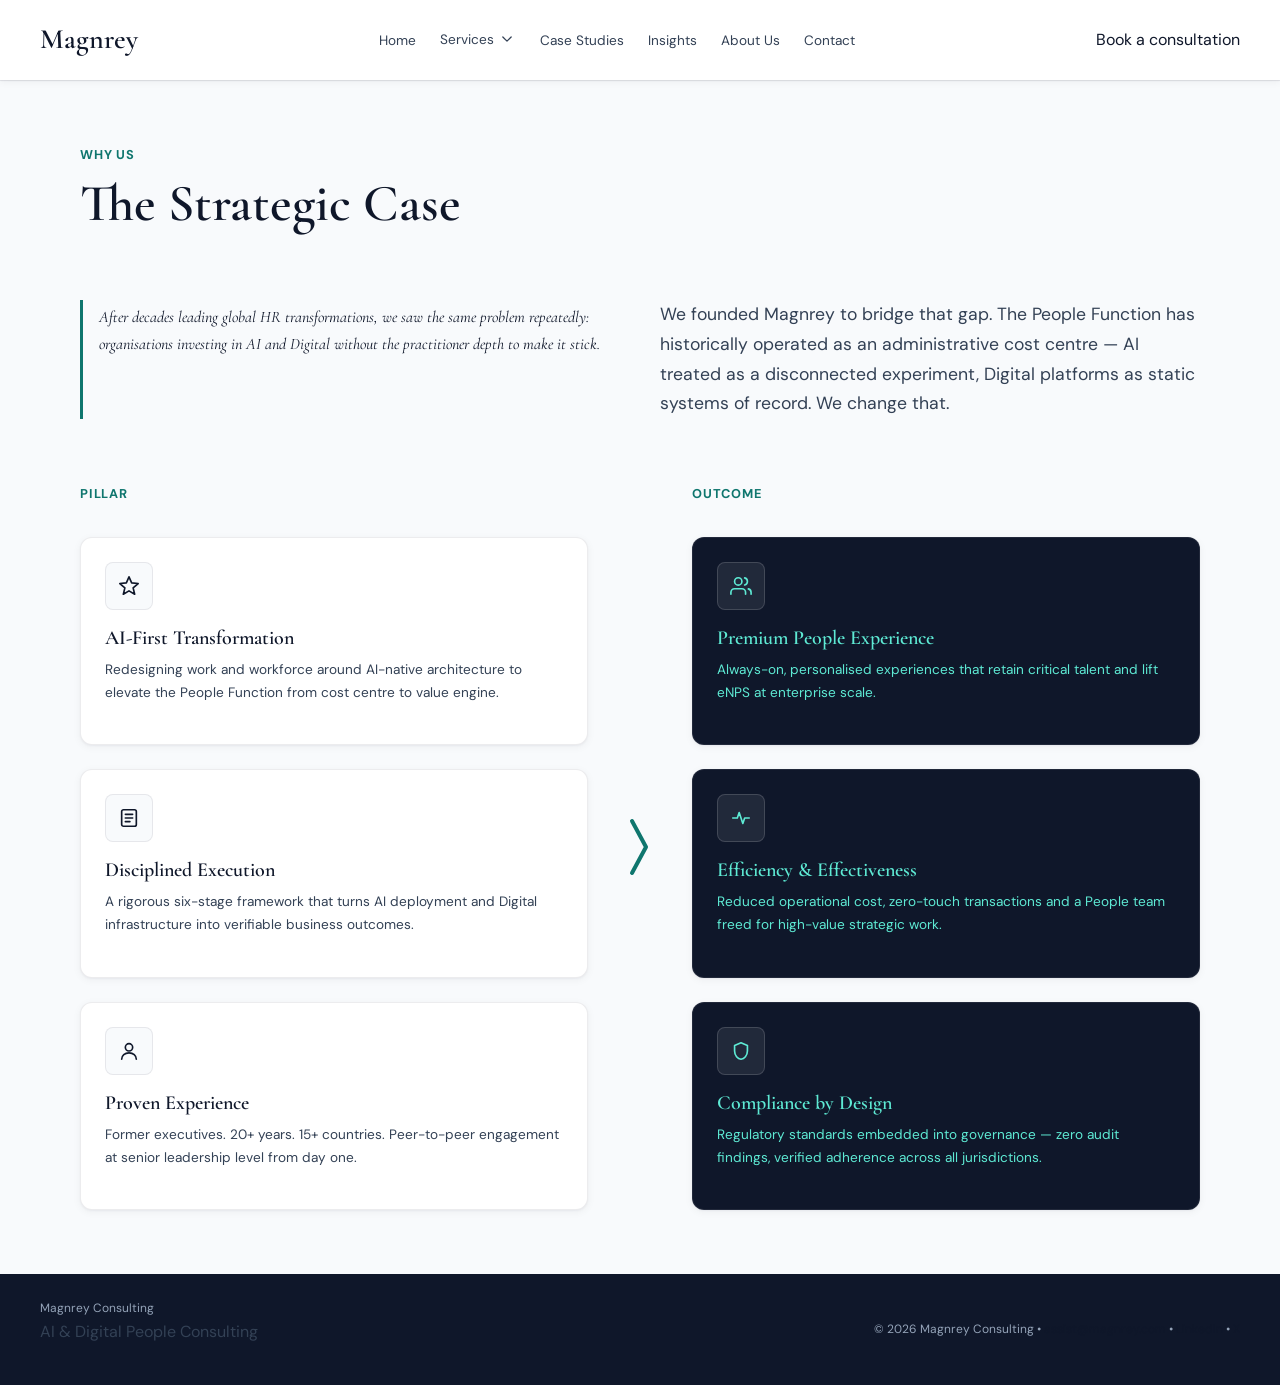
<file: services/why-us/index.html>
<!DOCTYPE html>
<html lang="en">
<head>
  <meta charset="UTF-8">
  <meta name="viewport" content="width=device-width, initial-scale=1.0">
  <title>Magnrey — Why Us</title>
  <meta name="description" content="What sets Magnrey apart from other consulting firms.">
  <link rel="stylesheet" href="../../css/style.css">
  <style>
    /* Page-scoped layout for the banner + pillar/outcome grid below —
       css/style.css intentionally left untouched, per request. Reuses
       existing classes (.callout, .lede, .feature, .eyebrow) for all
       visual styling; these rules only handle arrangement. */
    .why-banner {
      display: flex;
      flex-wrap: wrap;
      gap: var(--space-lg);
      margin-top: var(--space-xl);
      margin-bottom: var(--space-xl);
    }
    .why-banner > .callout,
    .why-banner > .lede {
      flex: 1 1 320px;
      margin: 0;
      max-width: none;
    }

    .why-layout {
      display: flex;
      flex-wrap: wrap;
      gap: var(--space-lg);
      align-items: stretch;
    }
    .why-col {
      flex: 1 1 320px;
      display: flex;
      flex-direction: column;
      gap: var(--space-md);
    }
    .why-arrow {
      flex: 0 0 auto;
      display: flex;
      align-items: center;
      justify-content: center;
      color: var(--accent-color);
    }

    @media (max-width: 768px) {
      .why-arrow {
        flex-basis: 100%;
        padding: var(--space-sm) 0;
      }
      .why-arrow svg {
        transform: rotate(90deg);
      }
    }

    /* Outcome cards: dark slate fill, teal-highlight text — same tokens
       already used for dark surfaces elsewhere (--primary-color,
       --accent-light), just applied as a page-scoped modifier. */
    .feature--dark {
      background: var(--primary-color);
      border-color: rgba(255, 255, 255, 0.08);
    }
    .feature--dark .feature__title,
    .feature--dark .feature__desc {
      color: var(--accent-light);
    }
    .feature--dark .feature__icon {
      background: rgba(255, 255, 255, 0.08);
      border-color: rgba(255, 255, 255, 0.15);
      color: var(--accent-light);
    }
    .feature--dark:hover {
      border-color: rgba(94, 234, 212, 0.4);
    }
  </style>
</head>
<body data-page="services-why-us">
  <div id="site-header"></div>

  <main>
    <section class="section">
      <div class="container">
        <p class="eyebrow">Why Us</p>
        <h1>The Strategic Case</h1>

        <div class="why-banner">
          <blockquote class="callout">
            After decades leading global HR transformations, we saw the same problem
            repeatedly: organisations investing in AI and Digital without the
            practitioner depth to make it stick.
          </blockquote>
          <p class="lede">
            We founded Magnrey to bridge that gap. The People Function has historically
            operated as an administrative cost centre — AI treated as a disconnected
            experiment, Digital platforms as static systems of record. We change that.
          </p>
        </div>

        <div class="why-layout">
          <div class="why-col">
            <p class="eyebrow">Pillar</p>
            <div class="feature">
              <div class="feature__icon">
                <svg viewBox="0 0 24 24" fill="none" stroke="currentColor" stroke-width="1.8" stroke-linecap="round" stroke-linejoin="round"><polygon points="12 2 14.9 8.6 22 9.3 16.5 14.1 18.2 21 12 17.3 5.8 21 7.5 14.1 2 9.3 9.1 8.6 12 2"/></svg>
              </div>
              <h3 class="feature__title">AI-First Transformation</h3>
              <p class="feature__desc">Redesigning work and workforce around AI-native architecture to elevate the People Function from cost centre to value engine.</p>
            </div>
            <div class="feature">
              <div class="feature__icon">
                <svg viewBox="0 0 24 24" fill="none" stroke="currentColor" stroke-width="1.8" stroke-linecap="round" stroke-linejoin="round"><rect x="4" y="3" width="16" height="18" rx="2"/><path d="M8 8h8M8 12h8M8 16h5"/></svg>
              </div>
              <h3 class="feature__title">Disciplined Execution</h3>
              <p class="feature__desc">A rigorous six-stage framework that turns AI deployment and Digital infrastructure into verifiable business outcomes.</p>
            </div>
            <div class="feature">
              <div class="feature__icon">
                <svg viewBox="0 0 24 24" fill="none" stroke="currentColor" stroke-width="1.8" stroke-linecap="round" stroke-linejoin="round"><circle cx="12" cy="8" r="4"/><path d="M4 21c0-4 3.5-7 8-7s8 3 8 7"/></svg>
              </div>
              <h3 class="feature__title">Proven Experience</h3>
              <p class="feature__desc">Former executives. 20+ years. 15+ countries. Peer-to-peer engagement at senior leadership level from day one.</p>
            </div>
          </div>

          <div class="why-arrow" aria-hidden="true">
            <svg viewBox="0 0 24 60" width="24" height="60" fill="none">
              <path d="M4 4l14 26-14 26" stroke="currentColor" stroke-width="4" stroke-linecap="round" stroke-linejoin="round"/>
            </svg>
          </div>

          <div class="why-col">
            <p class="eyebrow">Outcome</p>
            <div class="feature feature--dark">
              <div class="feature__icon">
                <svg viewBox="0 0 24 24" fill="none" stroke="currentColor" stroke-width="1.8" stroke-linecap="round" stroke-linejoin="round"><path d="M17 21v-2a4 4 0 00-4-4H5a4 4 0 00-4 4v2"/><circle cx="9" cy="7" r="4"/><path d="M23 21v-2a4 4 0 00-3-3.87M16 3.13a4 4 0 010 7.75"/></svg>
              </div>
              <h3 class="feature__title">Premium People Experience</h3>
              <p class="feature__desc">Always-on, personalised experiences that retain critical talent and lift eNPS at enterprise scale.</p>
            </div>
            <div class="feature feature--dark">
              <div class="feature__icon">
                <svg viewBox="0 0 24 24" fill="none" stroke="currentColor" stroke-width="1.8" stroke-linecap="round" stroke-linejoin="round"><polyline points="3 12 8 12 10 6 14 18 16 12 21 12"/></svg>
              </div>
              <h3 class="feature__title">Efficiency &amp; Effectiveness</h3>
              <p class="feature__desc">Reduced operational cost, zero-touch transactions and a People team freed for high-value strategic work.</p>
            </div>
            <div class="feature feature--dark">
              <div class="feature__icon">
                <svg viewBox="0 0 24 24" fill="none" stroke="currentColor" stroke-width="1.8" stroke-linecap="round" stroke-linejoin="round"><path d="M12 3l7 3v6c0 5-3.5 8.5-7 9-3.5-.5-7-4-7-9V6l7-3z"/></svg>
              </div>
              <h3 class="feature__title">Compliance by Design</h3>
              <p class="feature__desc">Regulatory standards embedded into governance — zero audit findings, verified adherence across all jurisdictions.</p>
            </div>
          </div>
        </div>
      </div>
    </section>
  </main>

  <div id="site-footer"></div>
  <script src="../../js/main.js" defer></script>
</body>
</html>
</file>
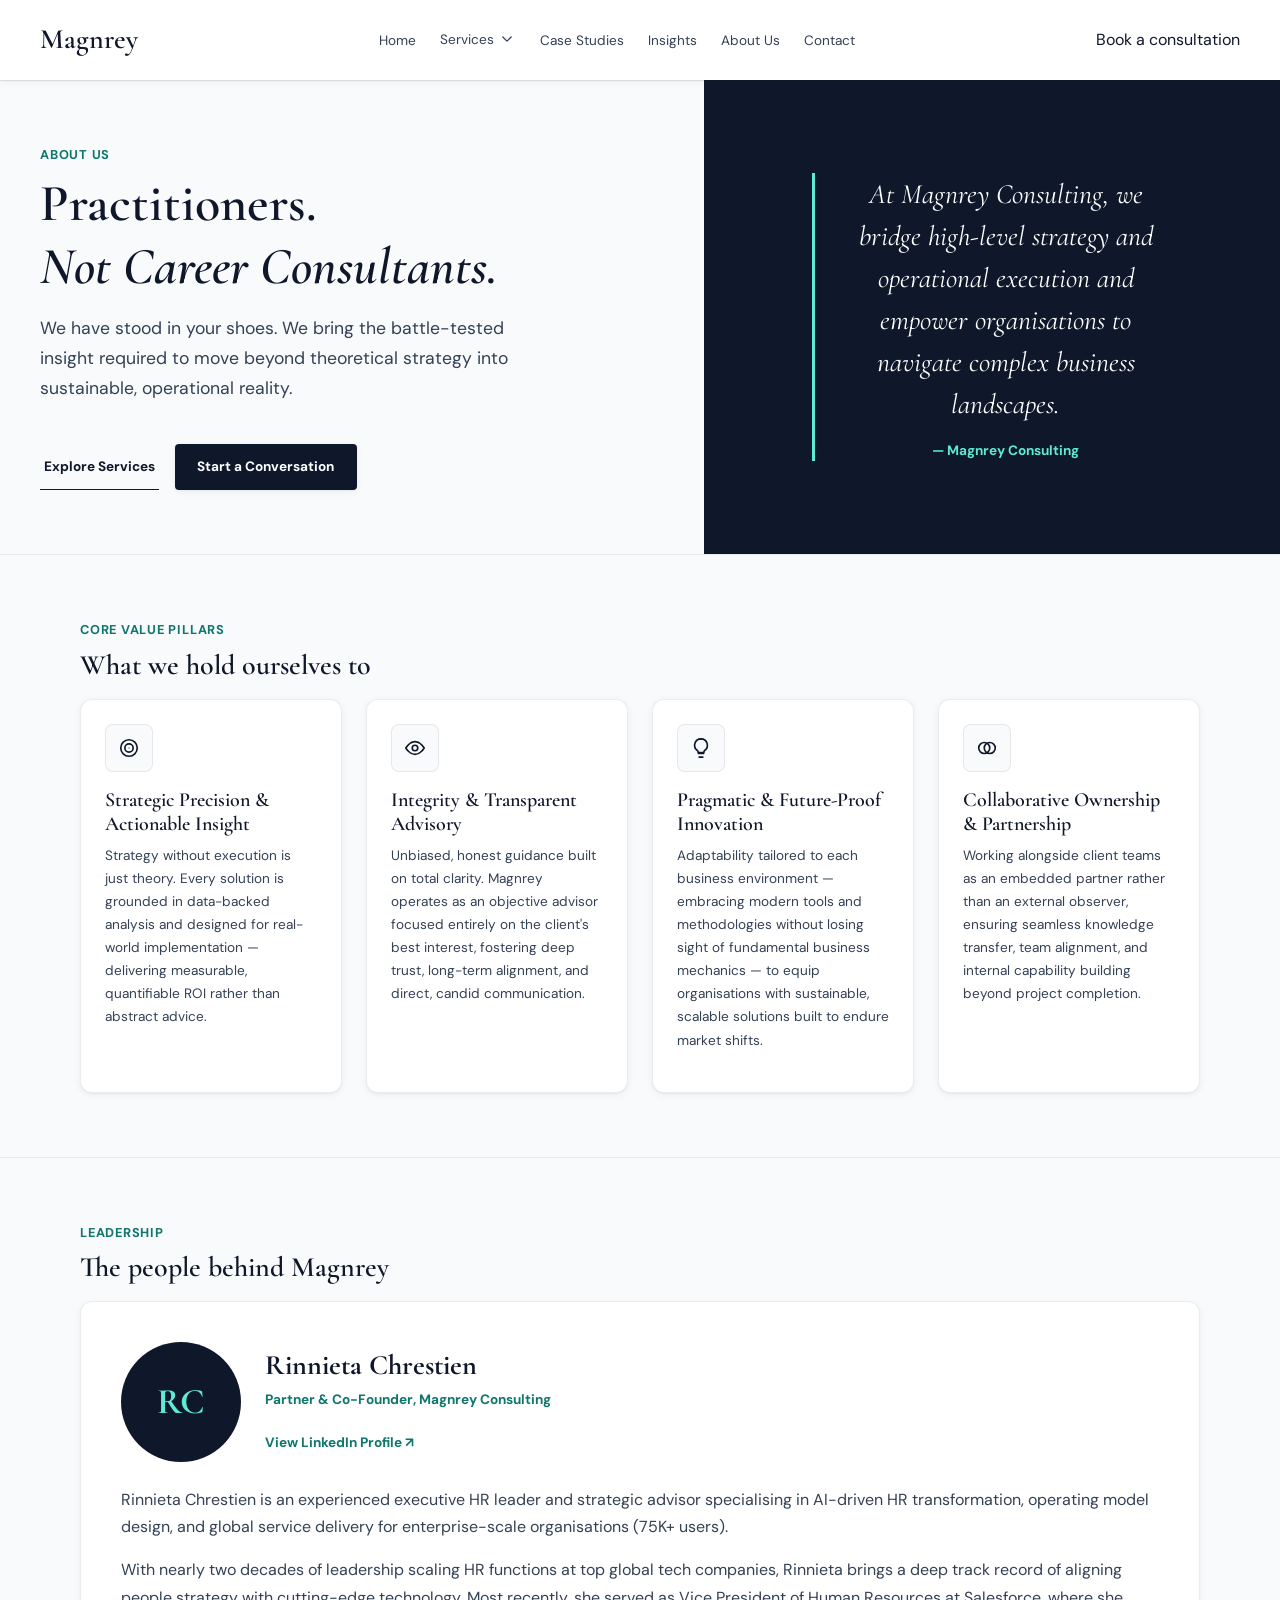
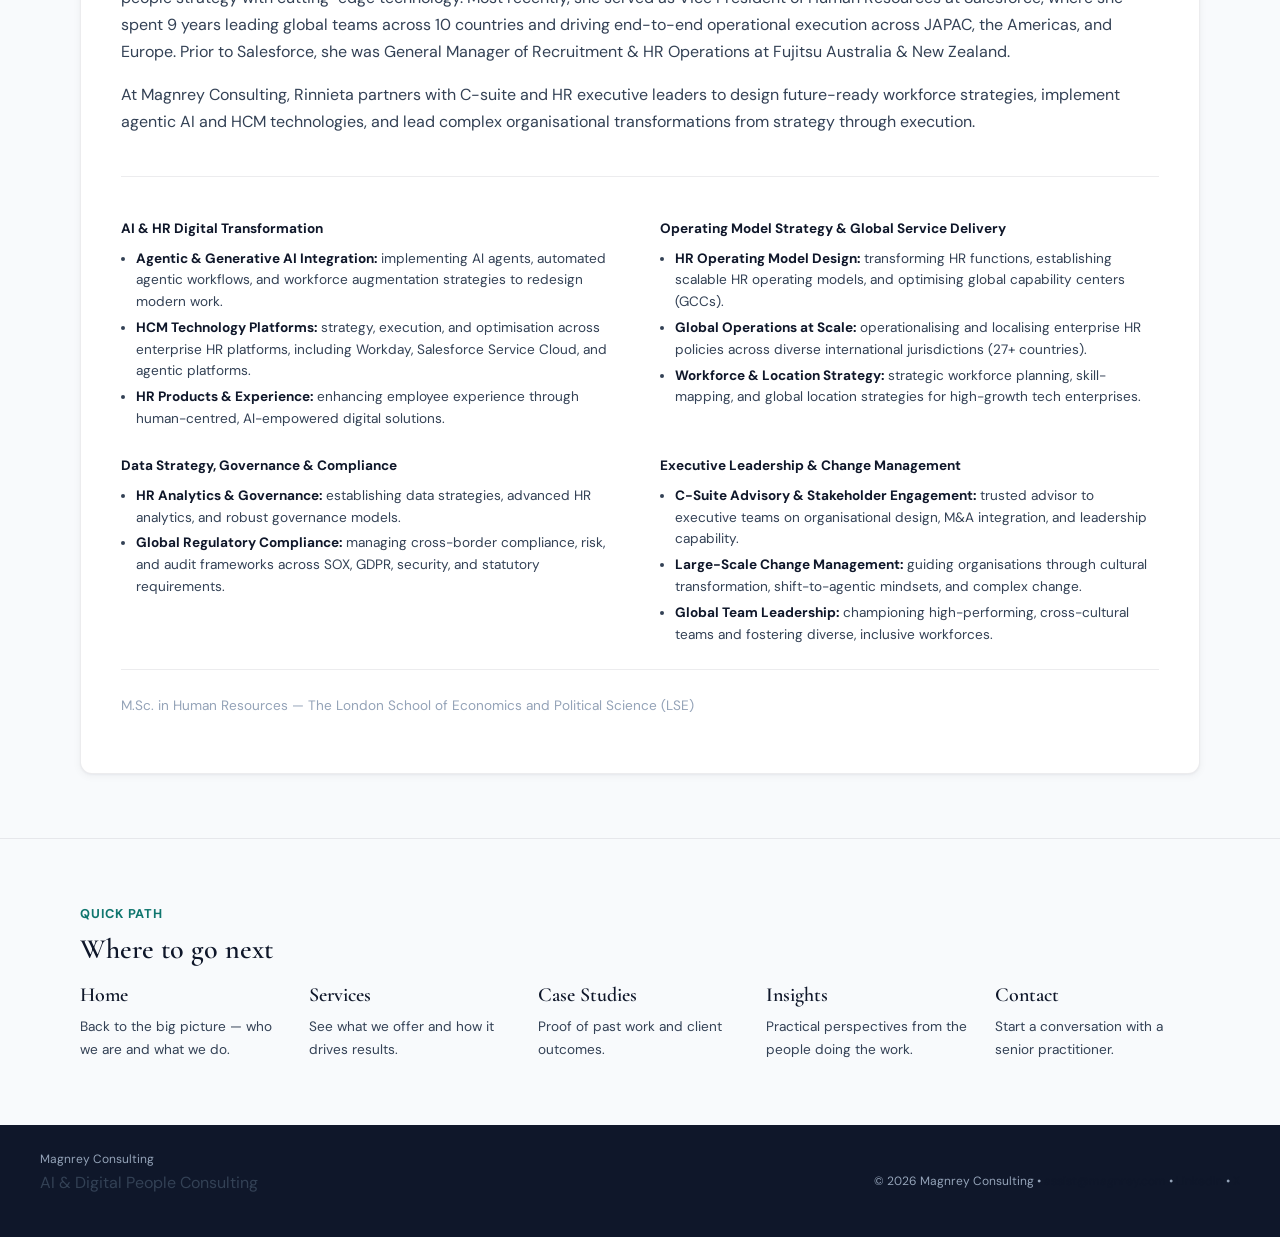
<file: about.html>
<!DOCTYPE html>
<html lang="en">
<head>
  <meta charset="UTF-8">
  <meta name="viewport" content="width=device-width, initial-scale=1.0">
  <title>Magnrey — About Us</title>
  <meta name="description" content="Magnrey's team background, core values, and industry authority.">
  <link rel="stylesheet" href="css/style.css">
  <style>
    /* Page-scoped: css/style.css intentionally left untouched. .hero/
       .eyebrow/.grid-4/.feature/.card/tokens are reused as-is (same
       components Home and Services use); these rules only add what has
       no existing equivalent — the hero panel's pull-quote treatment, and
       a team profile card, since no bio/avatar pattern exists anywhere on
       the site yet. */
    .hero__quote {
      font-family: var(--font-display);
      font-style: italic;
      font-size: var(--fs-h2);
      line-height: 1.5;
      color: var(--bg-white);
      border-left: 3px solid var(--accent-light);
      padding-left: var(--space-md);
      max-width: 30ch;
      margin: 0;
    }
    .hero__quote cite {
      display: block;
      margin-top: var(--space-sm);
      font-family: var(--font-primary);
      font-style: normal;
      font-size: var(--fs-small);
      font-weight: var(--fw-bold);
      color: var(--accent-light);
    }

    .team-grid {
      display: flex;
      flex-direction: column;
      gap: var(--space-lg);
    }
    .team-card {
      background: var(--bg-white);
      border: 1px solid var(--border-color);
      border-radius: var(--radius-lg);
      padding: var(--space-lg);
      box-shadow: var(--shadow-sm);
    }
    .team-card__header {
      display: flex;
      align-items: center;
      gap: var(--space-md);
      flex-wrap: wrap;
      margin-bottom: var(--space-md);
    }
    .team-card__avatar {
      width: 120px;
      height: 120px;
      flex-shrink: 0;
      border-radius: 50%;
      overflow: hidden;
      background: var(--primary-color);
      color: var(--accent-light);
      display: flex;
      align-items: center;
      justify-content: center;
      font-family: var(--font-display);
      font-size: 2.25rem;
      font-weight: var(--fw-bold);
    }
    .team-card__avatar img {
      width: 100%;
      height: 100%;
      object-fit: cover;
    }
    .team-card__identity {
      flex: 1;
      min-width: 220px;
    }
    .team-card__name {
      font-family: var(--font-display);
      font-size: var(--fs-h2);
      font-weight: var(--fw-bold);
      color: var(--primary-color);
      margin: 0 0 0.2em;
    }
    .team-card__role {
      color: var(--accent-color);
      font-weight: var(--fw-bold);
      font-size: var(--fs-small);
      margin: 0 0 var(--space-sm);
    }
    .team-card__linkedin {
      display: inline-flex;
      align-items: center;
      gap: 0.3em;
      color: var(--accent-color);
      font-weight: var(--fw-bold);
      font-size: var(--fs-small);
      text-decoration: none;
    }
    .team-card__linkedin:hover {
      text-decoration: underline;
    }
    .team-card__summary p {
      color: var(--text-main);
      margin: 0 0 var(--space-sm);
    }
    .team-card__summary p:last-child {
      margin-bottom: 0;
    }

    .expertise-grid {
      display: grid;
      grid-template-columns: repeat(2, 1fr);
      gap: var(--space-md) var(--space-lg);
      margin-top: var(--space-lg);
      padding-top: var(--space-lg);
      border-top: 1px solid var(--border-color);
    }
    .expertise-group__title {
      font-size: var(--fs-small);
      font-weight: var(--fw-bold);
      color: var(--primary-color);
      margin: 0 0 var(--space-xs);
    }
    .expertise-group ul {
      margin: 0;
      padding-left: 1.1em;
      color: var(--text-main);
      font-size: var(--fs-small);
      line-height: 1.6;
    }
    .expertise-group li {
      margin-bottom: 0.3em;
    }
    .expertise-group li:last-child {
      margin-bottom: 0;
    }
    .expertise-group li strong {
      color: var(--primary-color);
    }

    .team-card__credentials {
      margin-top: var(--space-md);
      padding-top: var(--space-md);
      border-top: 1px solid var(--border-color);
      color: var(--text-muted);
      font-size: var(--fs-small);
    }

    @media (max-width: 768px) {
      .expertise-grid {
        grid-template-columns: 1fr;
      }
      .team-card__header {
        flex-direction: column;
        text-align: center;
      }
    }
  </style>
</head>
<body data-page="about">
  <div id="site-header"></div>

  <main>
    <section class="hero">
      <div class="hero__copy">
        <p class="eyebrow">About Us</p>
        <h1>Practitioners.<br><em>Not Career Consultants.</em></h1>
        <p class="lede">We have stood in your shoes. We bring the battle-tested insight required to move beyond theoretical strategy into sustainable, operational reality.</p>
        <div class="hero__actions">
          <a href="services/" class="btn btn--ghost">Explore Services</a>
          <a href="contact.html#start-a-conversation" class="btn btn--primary">Start a Conversation</a>
        </div>
      </div>
      <div class="hero__panel">
        <blockquote class="hero__quote">
          At Magnrey Consulting, we bridge high-level strategy and operational execution and empower organisations to navigate complex business landscapes.
          <cite>— Magnrey Consulting</cite>
        </blockquote>
      </div>
    </section>

    <section class="section section--divider">
      <div class="container">
        <p class="eyebrow">Core Value Pillars</p>
        <h2>What we hold ourselves to</h2>
        <div class="grid-4">
          <div class="feature">
            <div class="feature__icon">
              <svg width="22" height="22" viewBox="0 0 24 24" fill="none" stroke="currentColor" stroke-width="1.8" stroke-linecap="round" stroke-linejoin="round"><circle cx="12" cy="12" r="9"></circle><circle cx="12" cy="12" r="4.5"></circle><circle cx="12" cy="12" r="0.6" fill="currentColor" stroke="none"></circle></svg>
            </div>
            <h3 class="feature__title">Strategic Precision &amp; Actionable Insight</h3>
            <p class="feature__desc">Strategy without execution is just theory. Every solution is grounded in data-backed analysis and designed for real-world implementation — delivering measurable, quantifiable ROI rather than abstract advice.</p>
          </div>
          <div class="feature">
            <div class="feature__icon">
              <svg width="22" height="22" viewBox="0 0 24 24" fill="none" stroke="currentColor" stroke-width="1.8" stroke-linecap="round" stroke-linejoin="round"><path d="M2 12s4-7 10-7 10 7 10 7-4 7-10 7-10-7-10-7z"></path><circle cx="12" cy="12" r="3"></circle></svg>
            </div>
            <h3 class="feature__title">Integrity &amp; Transparent Advisory</h3>
            <p class="feature__desc">Unbiased, honest guidance built on total clarity. Magnrey operates as an objective advisor focused entirely on the client's best interest, fostering deep trust, long-term alignment, and direct, candid communication.</p>
          </div>
          <div class="feature">
            <div class="feature__icon">
              <svg width="22" height="22" viewBox="0 0 24 24" fill="none" stroke="currentColor" stroke-width="1.8" stroke-linecap="round" stroke-linejoin="round"><path d="M9 18h6M10 22h4M12 2a7 7 0 0 0-4 12.7c.5.4.8 1 .8 1.6v.7h6.4v-.7c0-.6.3-1.2.8-1.6A7 7 0 0 0 12 2z"></path></svg>
            </div>
            <h3 class="feature__title">Pragmatic &amp; Future-Proof Innovation</h3>
            <p class="feature__desc">Adaptability tailored to each business environment — embracing modern tools and methodologies without losing sight of fundamental business mechanics — to equip organisations with sustainable, scalable solutions built to endure market shifts.</p>
          </div>
          <div class="feature">
            <div class="feature__icon">
              <svg width="22" height="22" viewBox="0 0 24 24" fill="none" stroke="currentColor" stroke-width="1.8" stroke-linecap="round" stroke-linejoin="round"><circle cx="9" cy="12" r="6"></circle><circle cx="15" cy="12" r="6"></circle></svg>
            </div>
            <h3 class="feature__title">Collaborative Ownership &amp; Partnership</h3>
            <p class="feature__desc">Working alongside client teams as an embedded partner rather than an external observer, ensuring seamless knowledge transfer, team alignment, and internal capability building beyond project completion.</p>
          </div>
        </div>
      </div>
    </section>

    <section class="section section--divider">
      <div class="container">
        <p class="eyebrow">Leadership</p>
        <h2>The people behind Magnrey</h2>
        <div class="team-grid">
          <article class="team-card">
            <div class="team-card__header">
              <div class="team-card__avatar" aria-hidden="true">RC</div>
              <div class="team-card__identity">
                <h3 class="team-card__name">Rinnieta Chrestien</h3>
                <p class="team-card__role">Partner &amp; Co-Founder, Magnrey Consulting</p>
                <a href="https://www.linkedin.com/in/rinnieta-chrestien/" class="team-card__linkedin" target="_blank" rel="noopener noreferrer">View LinkedIn Profile &#8599;</a>
              </div>
            </div>
            <div class="team-card__summary">
              <p>Rinnieta Chrestien is an experienced executive HR leader and strategic advisor specialising in AI-driven HR transformation, operating model design, and global service delivery for enterprise-scale organisations (75K+ users).</p>
              <p>With nearly two decades of leadership scaling HR functions at top global tech companies, Rinnieta brings a deep track record of aligning people strategy with cutting-edge technology. Most recently, she served as Vice President of Human Resources at Salesforce, where she spent 9 years leading global teams across 10 countries and driving end-to-end operational execution across JAPAC, the Americas, and Europe. Prior to Salesforce, she was General Manager of Recruitment &amp; HR Operations at Fujitsu Australia &amp; New Zealand.</p>
              <p>At Magnrey Consulting, Rinnieta partners with C-suite and HR executive leaders to design future-ready workforce strategies, implement agentic AI and HCM technologies, and lead complex organisational transformations from strategy through execution.</p>
            </div>
            <div class="expertise-grid">
              <div class="expertise-group">
                <p class="expertise-group__title">AI &amp; HR Digital Transformation</p>
                <ul>
                  <li><strong>Agentic &amp; Generative AI Integration:</strong> implementing AI agents, automated agentic workflows, and workforce augmentation strategies to redesign modern work.</li>
                  <li><strong>HCM Technology Platforms:</strong> strategy, execution, and optimisation across enterprise HR platforms, including Workday, Salesforce Service Cloud, and agentic platforms.</li>
                  <li><strong>HR Products &amp; Experience:</strong> enhancing employee experience through human-centred, AI-empowered digital solutions.</li>
                </ul>
              </div>
              <div class="expertise-group">
                <p class="expertise-group__title">Operating Model Strategy &amp; Global Service Delivery</p>
                <ul>
                  <li><strong>HR Operating Model Design:</strong> transforming HR functions, establishing scalable HR operating models, and optimising global capability centers (GCCs).</li>
                  <li><strong>Global Operations at Scale:</strong> operationalising and localising enterprise HR policies across diverse international jurisdictions (27+ countries).</li>
                  <li><strong>Workforce &amp; Location Strategy:</strong> strategic workforce planning, skill-mapping, and global location strategies for high-growth tech enterprises.</li>
                </ul>
              </div>
              <div class="expertise-group">
                <p class="expertise-group__title">Data Strategy, Governance &amp; Compliance</p>
                <ul>
                  <li><strong>HR Analytics &amp; Governance:</strong> establishing data strategies, advanced HR analytics, and robust governance models.</li>
                  <li><strong>Global Regulatory Compliance:</strong> managing cross-border compliance, risk, and audit frameworks across SOX, GDPR, security, and statutory requirements.</li>
                </ul>
              </div>
              <div class="expertise-group">
                <p class="expertise-group__title">Executive Leadership &amp; Change Management</p>
                <ul>
                  <li><strong>C-Suite Advisory &amp; Stakeholder Engagement:</strong> trusted advisor to executive teams on organisational design, M&amp;A integration, and leadership capability.</li>
                  <li><strong>Large-Scale Change Management:</strong> guiding organisations through cultural transformation, shift-to-agentic mindsets, and complex change.</li>
                  <li><strong>Global Team Leadership:</strong> championing high-performing, cross-cultural teams and fostering diverse, inclusive workforces.</li>
                </ul>
              </div>
            </div>
            <p class="team-card__credentials">M.Sc. in Human Resources — The London School of Economics and Political Science (LSE)</p>
          </article>
        </div>
      </div>
    </section>

    <section class="section section--divider">
      <div class="container">
        <p class="eyebrow">Quick Path</p>
        <h2>Where to go next</h2>
        <div class="quick-paths">
          <div>
            <h3 class="quick-path__title"><a href="index.html">Home</a></h3>
            <p class="quick-path__desc">Back to the big picture — who we are and what we do.</p>
          </div>
          <div>
            <h3 class="quick-path__title"><a href="services/">Services</a></h3>
            <p class="quick-path__desc">See what we offer and how it drives results.</p>
          </div>
          <div>
            <h3 class="quick-path__title"><a href="case-studies.html">Case Studies</a></h3>
            <p class="quick-path__desc">Proof of past work and client outcomes.</p>
          </div>
          <div>
            <h3 class="quick-path__title"><a href="insights.html">Insights</a></h3>
            <p class="quick-path__desc">Practical perspectives from the people doing the work.</p>
          </div>
          <div>
            <h3 class="quick-path__title"><a href="contact.html">Contact</a></h3>
            <p class="quick-path__desc">Start a conversation with a senior practitioner.</p>
          </div>
        </div>
      </div>
    </section>
  </main>

  <div id="site-footer"></div>
  <script src="js/main.js" defer></script>
</body>
</html>
</file>
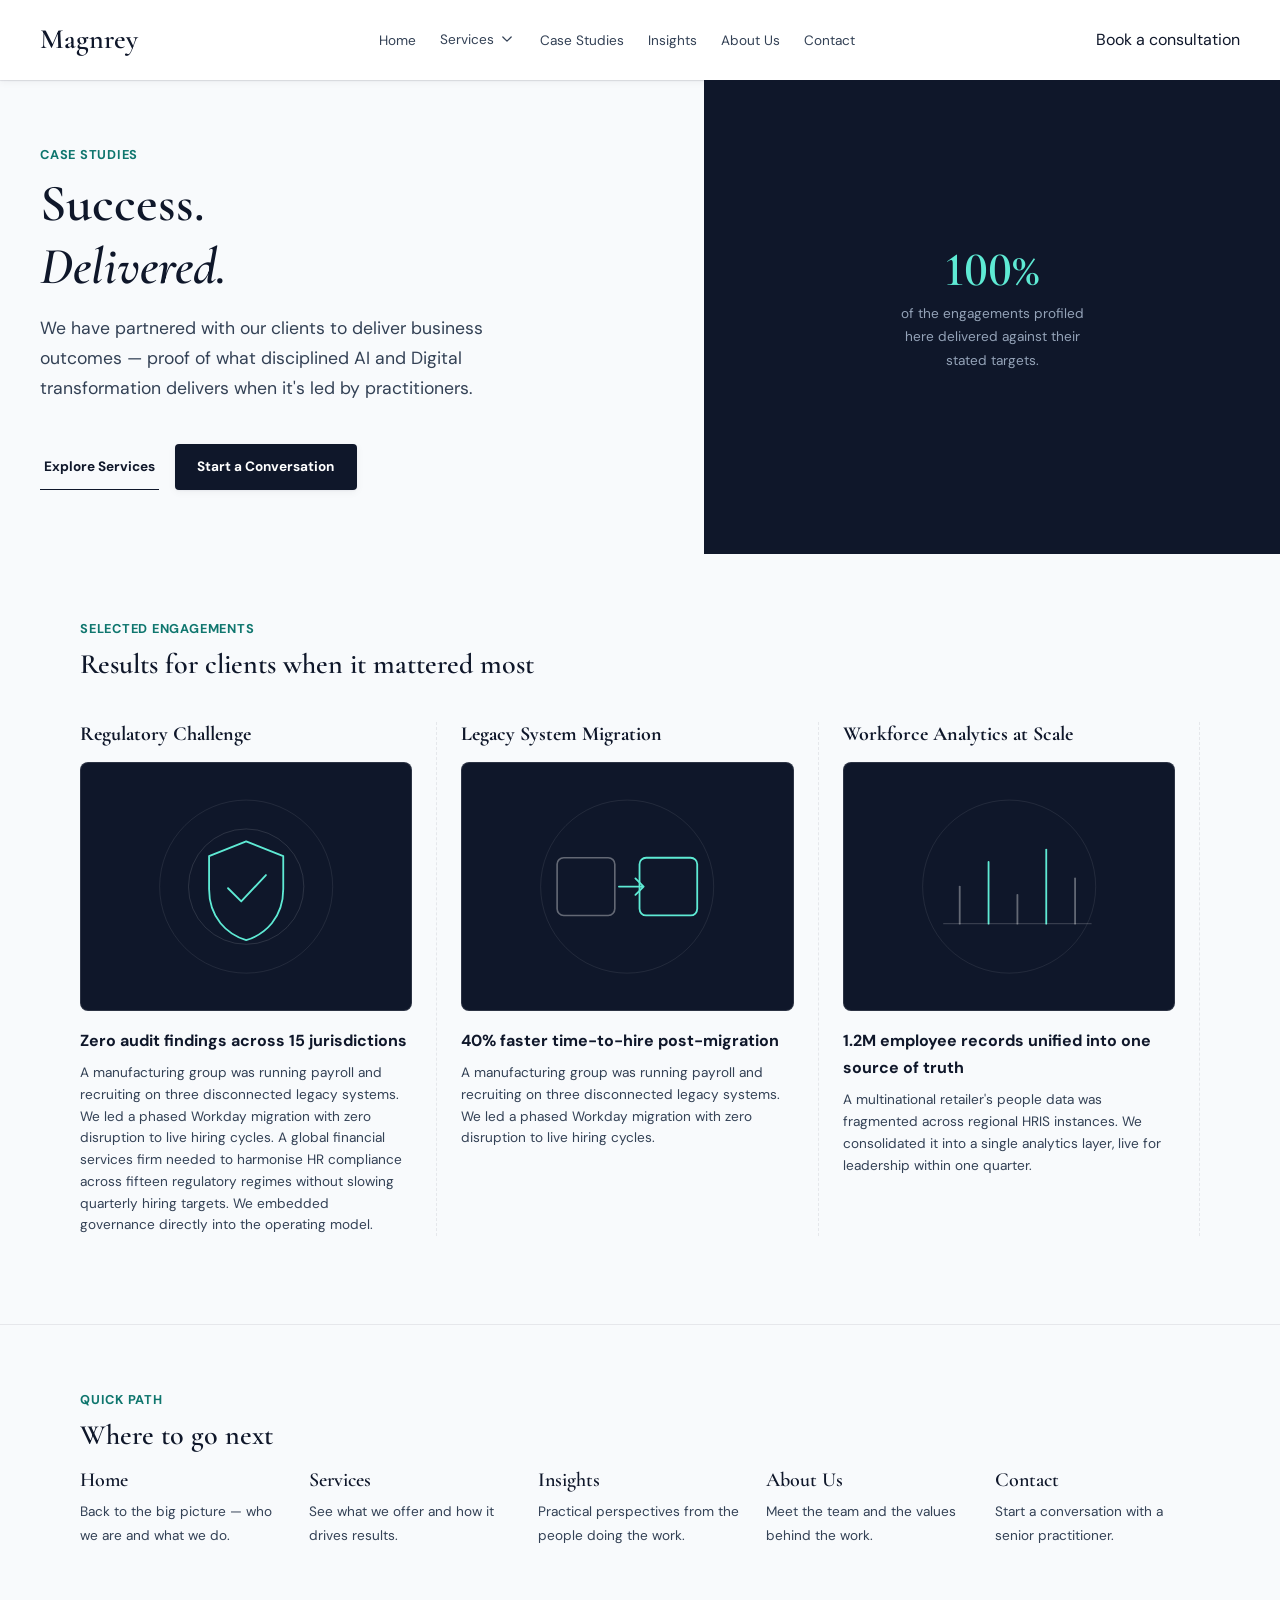
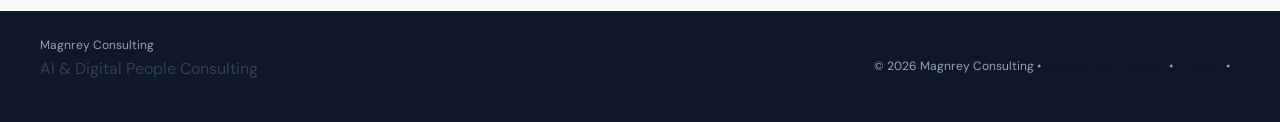
<file: case-studies.html>
<!DOCTYPE html>
<html lang="en">
<head>
  <meta charset="UTF-8">
  <meta name="viewport" content="width=device-width, initial-scale=1.0">
  <title>Magnrey — Case Studies</title>
  <meta name="description" content="Proof of Magnrey's past work, client success stories, and hard data.">
  <link rel="stylesheet" href="css/style.css">
  <style>
    /* Page-scoped: the horizontal scrolling case study strip has no
       existing equivalent component. css/style.css intentionally left
       untouched — .hero/.eyebrow/.container/tokens (the same ones Home
       and Services use) are reused as-is; these rules only add the new
       track/card/scrollbar structure. Section sits on the site's normal
       light surface (matching the section that follows the hero on Home
       and Services); only the card media tiles keep a dark treatment so
       the teal line-art icons stay legible. */
    .cs-scroll {
      background: var(--bg-light);
      padding: var(--space-xl) 0;
    }
    .cs-scroll__heading {
      font-family: var(--font-display);
      color: var(--primary-color);
      margin: 0 0 var(--space-lg);
    }

    .cs-scroll__track {
      display: flex;
      gap: var(--space-md);
      overflow-x: scroll;
      scroll-snap-type: x mandatory;
      padding-bottom: var(--space-md);
      scrollbar-width: auto;
      scrollbar-color: var(--accent-color) rgba(15, 23, 42, 0.1);
    }
    .cs-scroll__track::-webkit-scrollbar {
      height: 10px;
    }
    .cs-scroll__track::-webkit-scrollbar-track {
      background: rgba(15, 23, 42, 0.08);
      border-radius: var(--radius-sm);
    }
    .cs-scroll__track::-webkit-scrollbar-thumb {
      background: var(--accent-color);
      border-radius: var(--radius-sm);
    }

    .cs-card {
      flex: 0 0 calc((100% - 2 * var(--space-md)) / 3);
      scroll-snap-align: start;
      display: flex;
      flex-direction: column;
      padding-right: var(--space-md);
      border-right: 1px dashed var(--border-color);
    }
    .cs-card:last-child {
      border-right: none;
      padding-right: 0;
    }
    .cs-card__title {
      font-family: var(--font-display);
      font-size: var(--fs-h3);
      font-weight: var(--fw-bold);
      color: var(--primary-color);
      margin: 0 0 var(--space-sm);
    }
    .cs-card__media {
      aspect-ratio: 4 / 3;
      border-radius: var(--radius-md);
      overflow: hidden;
      margin-bottom: var(--space-sm);
      background: var(--primary-color);
      border: 1px solid rgba(255, 255, 255, 0.12);
    }
    .cs-card__media svg {
      display: block;
      width: 100%;
      height: 100%;
    }
    .cs-card__highlight {
      font-weight: var(--fw-bold);
      color: var(--primary-color);
      margin: 0 0 var(--space-xs);
    }
    .cs-card__desc {
      color: var(--text-main);
      font-size: var(--fs-small);
      line-height: 1.6;
      margin: 0;
      max-height: 16em; /* 10 lines at this element's own line-height (1.6) */
      overflow-y: auto;
      padding-right: var(--space-xs);
      scrollbar-width: thin;
      scrollbar-color: var(--accent-color) rgba(15, 23, 42, 0.1);
    }
    .cs-card__desc::-webkit-scrollbar {
      width: 6px;
    }
    .cs-card__desc::-webkit-scrollbar-track {
      background: rgba(15, 23, 42, 0.08);
      border-radius: var(--radius-sm);
    }
    .cs-card__desc::-webkit-scrollbar-thumb {
      background: var(--accent-color);
      border-radius: var(--radius-sm);
    }

    @media (max-width: 1024px) {
      .cs-card {
        flex-basis: calc((100% - var(--space-md)) / 2);
      }
    }
    @media (max-width: 640px) {
      .cs-card {
        flex-basis: 85%;
      }
    }
  </style>
</head>
<body data-page="case-studies">
  <div id="site-header"></div>

  <main>
    <section class="hero">
      <div class="hero__copy">
        <p class="eyebrow">Case Studies</p>
        <h1>Success.<br><em>Delivered.</em></h1>
        <p class="lede">We have partnered with our clients to deliver business outcomes — proof of what disciplined AI and Digital transformation delivers when it's led by practitioners.</p>
        <div class="hero__actions">
          <a href="services/" class="btn btn--ghost">Explore Services</a>
          <a href="contact.html#start-a-conversation" class="btn btn--primary">Start a Conversation</a>
        </div>
      </div>
      <div class="hero__panel">
        <div class="hero__stats">
          <div class="hero__stat">
            <p class="stat">100%</p>
            <p class="stat-label">of the engagements profiled here delivered against their stated targets.</p>
          </div>
        </div>
      </div>
    </section>

    <section class="cs-scroll">
      <div class="container">
        <p class="eyebrow">Selected Engagements</p>
        <h2 class="cs-scroll__heading">Results for clients when it mattered most</h2>

        <div class="cs-scroll__track">
          <article class="cs-card">
            <h3 class="cs-card__title">Regulatory Challenge</h3>
            <div class="cs-card__media">
              <svg viewBox="0 0 400 300" role="img" aria-hidden="true">
                <circle cx="200" cy="150" r="70" fill="none" stroke="rgba(255,255,255,0.15)" stroke-width="1"/>
                <circle cx="200" cy="150" r="105" fill="none" stroke="rgba(255,255,255,0.1)" stroke-width="1"/>
                <path d="M200 95l45 18v40c0 35-22 55-45 62-23-7-45-27-45-62v-40l45-18z" fill="none" stroke="#5eead4" stroke-width="2.2" stroke-linejoin="round"/>
                <path d="M178 152l16 16 30-32" fill="none" stroke="#5eead4" stroke-width="2.2" stroke-linecap="round" stroke-linejoin="round"/>
              </svg>
            </div>
            <p class="cs-card__highlight">Zero audit findings across 15 jurisdictions</p>
            <p class="cs-card__desc">A manufacturing group was running payroll and recruiting on three disconnected legacy systems. We led a phased Workday migration with zero disruption to live hiring cycles. A global financial services firm needed to harmonise HR compliance across fifteen regulatory regimes without slowing quarterly hiring targets. We embedded governance directly into the operating model.</p>
          </article>

          <article class="cs-card">
            <h3 class="cs-card__title">Legacy System Migration</h3>
            <div class="cs-card__media">
              <svg viewBox="0 0 400 300" role="img" aria-hidden="true">
                <circle cx="200" cy="150" r="105" fill="none" stroke="rgba(255,255,255,0.1)" stroke-width="1"/>
                <rect x="115" y="115" width="70" height="70" rx="8" fill="none" stroke="rgba(255,255,255,0.35)" stroke-width="2"/>
                <rect x="215" y="115" width="70" height="70" rx="8" fill="none" stroke="#5eead4" stroke-width="2.2"/>
                <path d="M190 150h30m0 0l-10-10m10 10l-10 10" fill="none" stroke="#5eead4" stroke-width="2.2" stroke-linecap="round" stroke-linejoin="round"/>
              </svg>
            </div>
            <p class="cs-card__highlight">40% faster time-to-hire post-migration</p>
            <p class="cs-card__desc">A manufacturing group was running payroll and recruiting on three disconnected legacy systems. We led a phased Workday migration with zero disruption to live hiring cycles.</p>
          </article>

          <article class="cs-card">
            <h3 class="cs-card__title">Workforce Analytics at Scale</h3>
            <div class="cs-card__media">
              <svg viewBox="0 0 400 300" role="img" aria-hidden="true">
                <circle cx="200" cy="150" r="105" fill="none" stroke="rgba(255,255,255,0.1)" stroke-width="1"/>
                <g stroke="#5eead4" stroke-width="2.2" stroke-linecap="round">
                  <line x1="140" y1="195" x2="140" y2="150" stroke="rgba(255,255,255,0.35)"/>
                  <line x1="175" y1="195" x2="175" y2="120"/>
                  <line x1="210" y1="195" x2="210" y2="160" stroke="rgba(255,255,255,0.35)"/>
                  <line x1="245" y1="195" x2="245" y2="105"/>
                  <line x1="280" y1="195" x2="280" y2="140" stroke="rgba(255,255,255,0.35)"/>
                </g>
                <line x1="120" y1="195" x2="300" y2="195" stroke="rgba(255,255,255,0.25)" stroke-width="1"/>
              </svg>
            </div>
            <p class="cs-card__highlight">1.2M employee records unified into one source of truth</p>
            <p class="cs-card__desc">A multinational retailer's people data was fragmented across regional HRIS instances. We consolidated it into a single analytics layer, live for leadership within one quarter.</p>
          </article>

          <article class="cs-card">
            <h3 class="cs-card__title">AI Adoption Roadmap</h3>
            <div class="cs-card__media">
              <svg viewBox="0 0 400 300" role="img" aria-hidden="true">
                <circle cx="200" cy="150" r="105" fill="none" stroke="rgba(255,255,255,0.1)" stroke-width="1"/>
                <g stroke="rgba(255,255,255,0.35)" stroke-width="1.4">
                  <line x1="200" y1="150" x2="150" y2="115"/>
                  <line x1="200" y1="150" x2="250" y2="115"/>
                  <line x1="200" y1="150" x2="150" y2="185"/>
                  <line x1="200" y1="150" x2="250" y2="185"/>
                </g>
                <circle cx="200" cy="150" r="10" fill="#5eead4"/>
                <circle cx="150" cy="115" r="6" fill="#5eead4"/>
                <circle cx="250" cy="115" r="6" fill="#5eead4"/>
                <circle cx="150" cy="185" r="6" fill="#5eead4"/>
                <circle cx="250" cy="185" r="6" fill="#5eead4"/>
              </svg>
            </div>
            <p class="cs-card__highlight">70% of manual HR transactions automated in 9 months</p>
            <p class="cs-card__desc">A logistics enterprise wanted AI-native operations without disrupting frontline service levels. We phased in agentic workflows against a disciplined, risk-scored roadmap.</p>
          </article>

          <article class="cs-card">
            <h3 class="cs-card__title">Talent Retention Turnaround</h3>
            <div class="cs-card__media">
              <svg viewBox="0 0 400 300" role="img" aria-hidden="true">
                <circle cx="200" cy="150" r="105" fill="none" stroke="rgba(255,255,255,0.1)" stroke-width="1"/>
                <polyline points="130,190 175,165 210,180 250,130 290,105" fill="none" stroke="#5eead4" stroke-width="2.2" stroke-linecap="round" stroke-linejoin="round"/>
                <circle cx="130" cy="190" r="4.5" fill="#5eead4"/>
                <circle cx="175" cy="165" r="4.5" fill="#5eead4"/>
                <circle cx="210" cy="180" r="4.5" fill="#5eead4"/>
                <circle cx="250" cy="130" r="4.5" fill="#5eead4"/>
                <circle cx="290" cy="105" r="4.5" fill="#5eead4"/>
              </svg>
            </div>
            <p class="cs-card__highlight">eNPS lifted 28 points in one year</p>
            <p class="cs-card__desc">A professional services firm was losing senior talent faster than it could backfill. A redesigned People experience turned attrition into its strongest retention story yet.</p>
          </article>
        </div>
      </div>
    </section>

    <section class="section section--divider">
      <div class="container">
        <p class="eyebrow">Quick Path</p>
        <h2>Where to go next</h2>
        <div class="quick-paths">
          <div>
            <h3 class="quick-path__title"><a href="index.html">Home</a></h3>
            <p class="quick-path__desc">Back to the big picture — who we are and what we do.</p>
          </div>
          <div>
            <h3 class="quick-path__title"><a href="services/">Services</a></h3>
            <p class="quick-path__desc">See what we offer and how it drives results.</p>
          </div>
          <div>
            <h3 class="quick-path__title"><a href="insights.html">Insights</a></h3>
            <p class="quick-path__desc">Practical perspectives from the people doing the work.</p>
          </div>
          <div>
            <h3 class="quick-path__title"><a href="about.html">About Us</a></h3>
            <p class="quick-path__desc">Meet the team and the values behind the work.</p>
          </div>
          <div>
            <h3 class="quick-path__title"><a href="contact.html">Contact</a></h3>
            <p class="quick-path__desc">Start a conversation with a senior practitioner.</p>
          </div>
        </div>
      </div>
    </section>
  </main>

  <div id="site-footer"></div>
  <script src="js/main.js" defer></script>
</body>
</html>
</file>
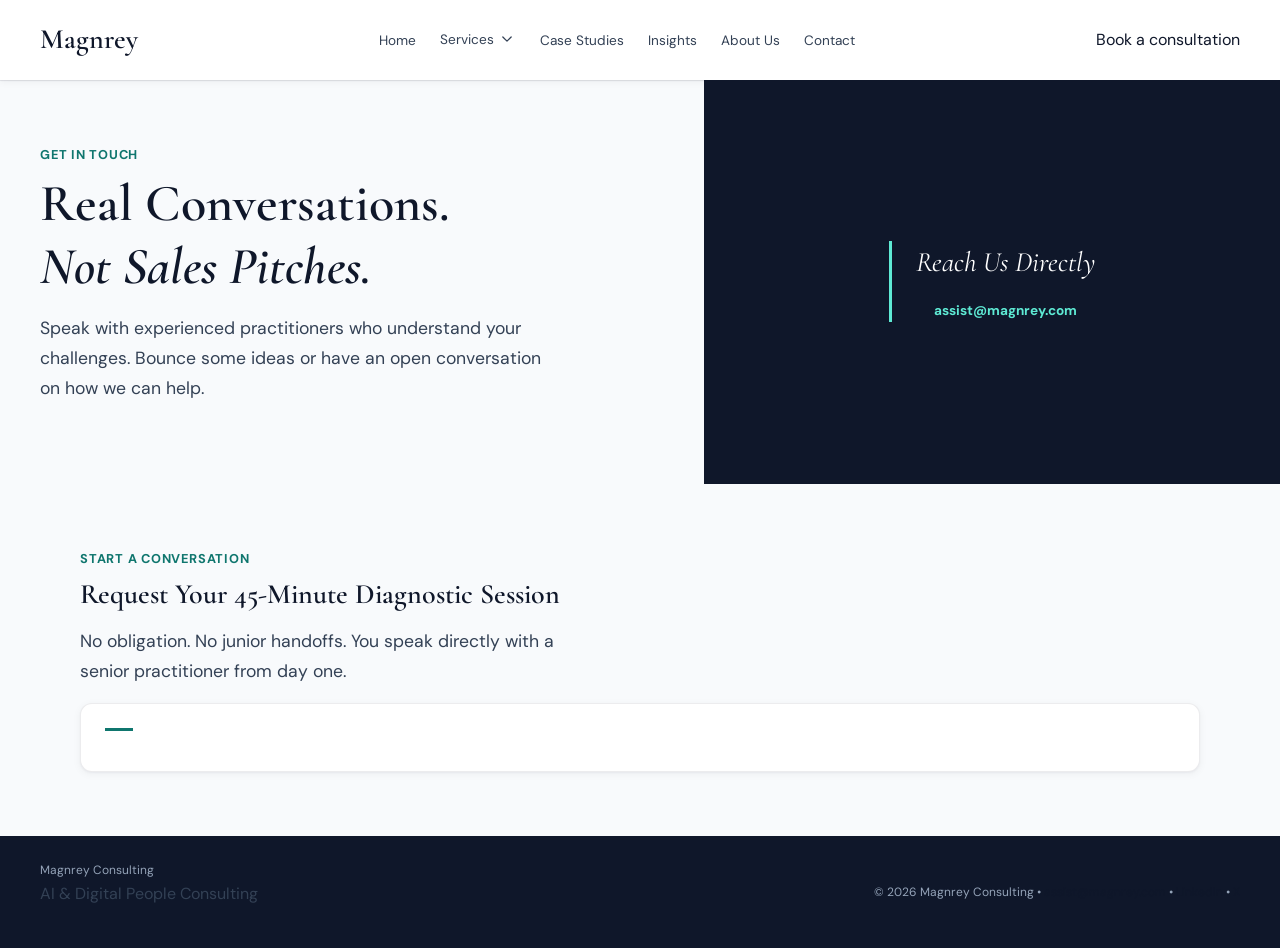
<file: contact.html>
<!DOCTYPE html>
<html lang="en">
<head>
  <meta charset="UTF-8">
  <meta name="viewport" content="width=device-width, initial-scale=1.0">
  <title>Magnrey — Contact</title>
  <meta name="description" content="Start a conversation with Magnrey, or reach us directly by email.">
  <link rel="stylesheet" href="css/style.css">
  <style>
    /* Page-scoped: css/style.css intentionally left untouched. .hero/
       tokens are reused as-is; these rules style "Reach Us Directly"
       directly on the hero panel's dark background, matching the
       hero__quote treatment on the About Us page (no card, no equivalent
       in the shared stylesheet). The diagnostic form is a HubSpot embed,
       styled by HubSpot's own form settings. */
    .reach-us {
      border-left: 3px solid var(--accent-light);
      padding-left: var(--space-md);
      max-width: 30ch;
    }
    .reach-us__title {
      font-family: var(--font-display);
      font-style: italic;
      font-size: var(--fs-h2);
      line-height: 1.5;
      color: var(--bg-white);
      margin: 0;
    }
    .reach-us__email {
      display: block;
      margin-top: var(--space-sm);
      font-family: var(--font-primary);
      font-style: normal;
      font-size: var(--fs-small);
      font-weight: var(--fw-bold);
      color: var(--accent-light);
      text-decoration: none;
    }
    .reach-us__email:hover {
      text-decoration: underline;
    }
  </style>
</head>
<body data-page="contact">
  <div id="site-header"></div>

  <main>
    <section class="hero">
      <div class="hero__copy">
        <p class="eyebrow">Get in Touch</p>
        <h1>Real Conversations.<br><em>Not Sales Pitches.</em></h1>
        <p class="lede">Speak with experienced practitioners who understand your challenges. Bounce some ideas or have an open conversation on how we can help.</p>
      </div>
      <div class="hero__panel">
        <div class="reach-us">
          <p class="reach-us__title">Reach Us Directly</p>
          <a href="mailto:assist@magnrey.com" class="reach-us__email">assist@magnrey.com</a>
        </div>
      </div>
    </section>

    <section class="section" id="start-a-conversation">
      <div class="container">
        <p class="eyebrow">Start a Conversation</p>
        <h2>Request Your 45-Minute Diagnostic Session</h2>
        <p class="lede">No obligation. No junior handoffs. You speak directly with a senior practitioner from day one.</p>

        <div class="card diagnostic-form">
          <div class="card__accent"></div>
          <div id="hubspot-diagnostic-form"></div>
          <script charset="utf-8" type="text/javascript" src="//js-ap1.hsforms.net/forms/embed/v2.js"></script>
          <script>
            if (window.hbspt) {
              hbspt.forms.create({
                portalId: "442865145",
                formId: "e1ce139a-c494-4871-a4f3-c4a98dc427aa",
                region: "ap1",
                target: "#hubspot-diagnostic-form"
              });
            }
          </script>
        </div>
      </div>
    </section>
  </main>

  <div id="site-footer"></div>
  <script src="js/main.js" defer></script>
</body>
</html>
</file>
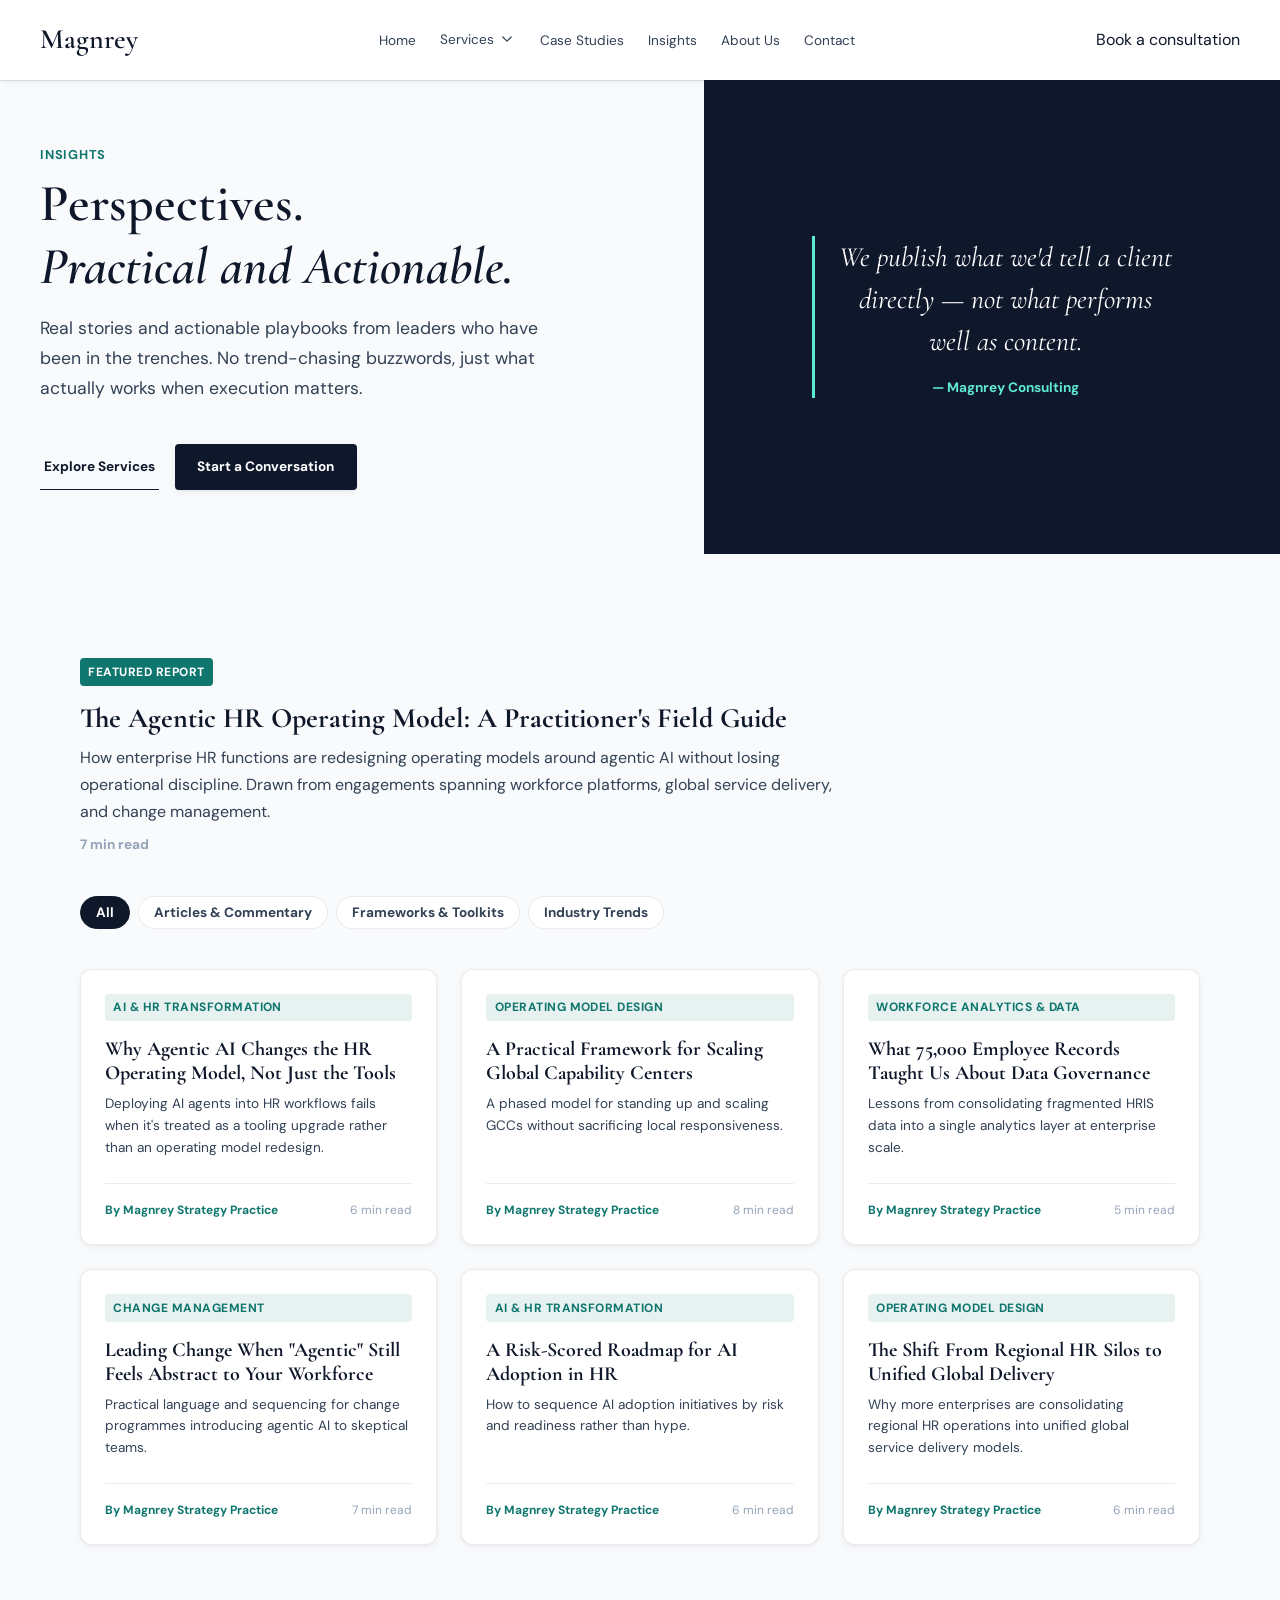
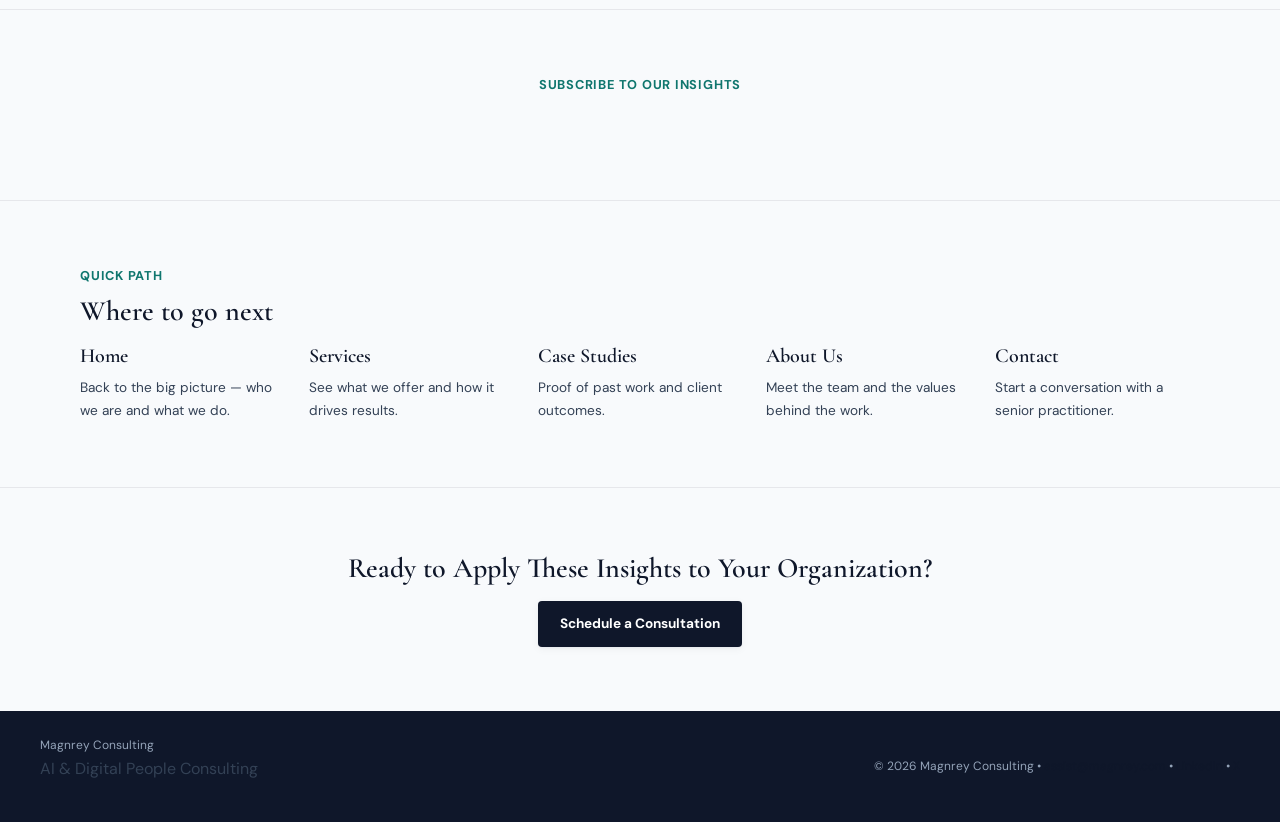
<file: insights.html>
<!DOCTYPE html>
<html lang="en">
<head>
  <meta charset="UTF-8">
  <meta name="viewport" content="width=device-width, initial-scale=1.0">
  <title>Magnrey — Insights</title>
  <meta name="description" content="Expert articles, whitepapers, and reports from Magnrey.">
  <link rel="stylesheet" href="css/style.css">
  <style>
    /* Page-scoped: css/style.css intentionally left untouched. .hero/
       .card/.btn/tokens are reused as-is; these rules only add what has no
       existing equivalent — the hero subscribe box, the featured-insight
       callout, the category filter tabs, and the insight card grid. */
    .hero__quote {
      font-family: var(--font-display);
      font-style: italic;
      font-size: var(--fs-h2);
      line-height: 1.5;
      color: var(--bg-white);
      border-left: 3px solid var(--accent-light);
      padding-left: var(--space-md);
      max-width: 30ch;
      margin: 0;
    }
    .hero__quote cite {
      display: block;
      margin-top: var(--space-sm);
      font-family: var(--font-primary);
      font-style: normal;
      font-size: var(--fs-small);
      font-weight: var(--fw-bold);
      color: var(--accent-light);
    }

    /* Newsletter signup — moved out of the hero into its own section so
       the (much taller than expected) HubSpot embed can size itself
       without dragging the hero's height along with it: .hero uses
       align-items: stretch, so any oversized panel content used to force
       the whole hero row — including the left text column — to match. */
    .newsletter-signup {
      max-width: 480px;
      margin: 0 auto;
      text-align: center;
    }
    .newsletter-signup .eyebrow {
      margin-bottom: var(--space-lg);
    }
    .tag-badge {
      display: inline-block;
      font-size: var(--fs-caption);
      font-weight: var(--fw-bold);
      letter-spacing: 0.04em;
      text-transform: uppercase;
      padding: 0.3em 0.7em;
      border-radius: var(--radius-sm);
      background: rgba(15, 118, 110, 0.1);
      color: var(--accent-color);
    }

    .featured-insight {
      display: flex;
      flex-direction: column;
      align-items: flex-start;
      gap: var(--space-xs);
      margin-top: var(--space-lg);
    }
    .featured-insight .tag-badge {
      background: var(--accent-color);
      color: var(--bg-white);
    }
    .featured-insight__title {
      font-family: var(--font-display);
      font-size: var(--fs-h2);
      font-weight: var(--fw-bold);
      color: var(--primary-color);
      margin: var(--space-xs) 0 0;
    }
    .featured-insight__summary {
      color: var(--text-main);
      max-width: 70ch;
      margin: 0;
    }
    .featured-insight__meta {
      font-size: var(--fs-small);
      color: var(--text-muted);
      font-weight: var(--fw-bold);
    }

    .filter-bar {
      display: flex;
      flex-wrap: wrap;
      gap: var(--space-xs);
      margin: var(--space-lg) 0;
    }
    .filter-tab {
      font-family: var(--font-primary);
      font-size: var(--fs-small);
      font-weight: var(--fw-bold);
      padding: 0.5em 1.1em;
      border-radius: 999px;
      border: 1px solid var(--border-color);
      background: var(--bg-white);
      color: var(--text-main);
      cursor: pointer;
      transition: var(--transition);
    }
    .filter-tab:hover {
      border-color: var(--accent-color);
      color: var(--accent-color);
    }
    .filter-tab.is-active {
      background: var(--primary-color);
      border-color: var(--primary-color);
      color: var(--bg-white);
    }

    .insight-grid {
      display: grid;
      grid-template-columns: repeat(3, 1fr);
      gap: var(--space-md);
    }
    .insight-card {
      display: flex;
      flex-direction: column;
      gap: var(--space-xs);
    }
    .insight-card__title {
      font-family: var(--font-display);
      font-size: var(--fs-h3);
      font-weight: var(--fw-bold);
      color: var(--primary-color);
      margin: var(--space-xs) 0 0;
    }
    .insight-card__synopsis {
      color: var(--text-main);
      font-size: var(--fs-small);
      line-height: 1.6;
      margin: 0;
      flex: 1;
    }
    .insight-card__meta {
      display: flex;
      justify-content: space-between;
      align-items: baseline;
      gap: var(--space-sm);
      margin-top: var(--space-sm);
      padding-top: var(--space-sm);
      border-top: 1px solid var(--border-color);
      font-size: var(--fs-caption);
      color: var(--text-muted);
    }
    .insight-card__meta a {
      color: var(--accent-color);
      font-weight: var(--fw-bold);
      text-decoration: none;
    }
    .insight-card__meta a:hover {
      text-decoration: underline;
    }

    .closing-cta {
      text-align: center;
    }
    .closing-cta h2 {
      margin-bottom: var(--space-sm);
    }

    @media (max-width: 768px) {
      .insight-grid {
        grid-template-columns: 1fr;
      }
    }
  </style>
</head>
<body data-page="insights">
  <div id="site-header"></div>

  <main>
    <section class="hero">
      <div class="hero__copy">
        <p class="eyebrow">Insights</p>
        <h1>Perspectives.<br><em>Practical and Actionable.</em></h1>
        <p class="lede">Real stories and actionable playbooks from leaders who have been in the trenches. No trend-chasing buzzwords, just what actually works when execution matters.</p>
        <div class="hero__actions">
          <a href="services/" class="btn btn--ghost">Explore Services</a>
          <a href="contact.html#start-a-conversation" class="btn btn--primary">Start a Conversation</a>
        </div>
      </div>
      <div class="hero__panel">
        <blockquote class="hero__quote">
          We publish what we'd tell a client directly — not what performs well as content.
          <cite>— Magnrey Consulting</cite>
        </blockquote>
      </div>
    </section>

    <section class="section">
      <div class="container">
        <div class="featured-insight">
          <span class="tag-badge">Featured Report</span>
          <h2 class="featured-insight__title">The Agentic HR Operating Model: A Practitioner's Field Guide</h2>
          <p class="featured-insight__summary">How enterprise HR functions are redesigning operating models around agentic AI without losing operational discipline. Drawn from engagements spanning workforce platforms, global service delivery, and change management.</p>
          <span class="featured-insight__meta">7 min read</span>
        </div>

        <div class="filter-bar" role="group" aria-label="Filter insights by category">
          <button type="button" class="filter-tab is-active" data-filter="all" aria-pressed="true">All</button>
          <button type="button" class="filter-tab" data-filter="articles" aria-pressed="false">Articles &amp; Commentary</button>
          <button type="button" class="filter-tab" data-filter="frameworks" aria-pressed="false">Frameworks &amp; Toolkits</button>
          <button type="button" class="filter-tab" data-filter="trends" aria-pressed="false">Industry Trends</button>
        </div>

        <div class="insight-grid">
          <article class="card insight-card" data-category="articles">
            <span class="tag-badge">AI &amp; HR Transformation</span>
            <h3 class="insight-card__title">Why Agentic AI Changes the HR Operating Model, Not Just the Tools</h3>
            <p class="insight-card__synopsis">Deploying AI agents into HR workflows fails when it's treated as a tooling upgrade rather than an operating model redesign.</p>
            <div class="insight-card__meta">
              <a href="about.html">By Magnrey Strategy Practice</a>
              <span>6 min read</span>
            </div>
          </article>

          <article class="card insight-card" data-category="frameworks">
            <span class="tag-badge">Operating Model Design</span>
            <h3 class="insight-card__title">A Practical Framework for Scaling Global Capability Centers</h3>
            <p class="insight-card__synopsis">A phased model for standing up and scaling GCCs without sacrificing local responsiveness.</p>
            <div class="insight-card__meta">
              <a href="about.html">By Magnrey Strategy Practice</a>
              <span>8 min read</span>
            </div>
          </article>

          <article class="card insight-card" data-category="trends">
            <span class="tag-badge">Workforce Analytics &amp; Data</span>
            <h3 class="insight-card__title">What 75,000 Employee Records Taught Us About Data Governance</h3>
            <p class="insight-card__synopsis">Lessons from consolidating fragmented HRIS data into a single analytics layer at enterprise scale.</p>
            <div class="insight-card__meta">
              <a href="about.html">By Magnrey Strategy Practice</a>
              <span>5 min read</span>
            </div>
          </article>

          <article class="card insight-card" data-category="articles">
            <span class="tag-badge">Change Management</span>
            <h3 class="insight-card__title">Leading Change When "Agentic" Still Feels Abstract to Your Workforce</h3>
            <p class="insight-card__synopsis">Practical language and sequencing for change programmes introducing agentic AI to skeptical teams.</p>
            <div class="insight-card__meta">
              <a href="about.html">By Magnrey Strategy Practice</a>
              <span>7 min read</span>
            </div>
          </article>

          <article class="card insight-card" data-category="frameworks">
            <span class="tag-badge">AI &amp; HR Transformation</span>
            <h3 class="insight-card__title">A Risk-Scored Roadmap for AI Adoption in HR</h3>
            <p class="insight-card__synopsis">How to sequence AI adoption initiatives by risk and readiness rather than hype.</p>
            <div class="insight-card__meta">
              <a href="about.html">By Magnrey Strategy Practice</a>
              <span>6 min read</span>
            </div>
          </article>

          <article class="card insight-card" data-category="trends">
            <span class="tag-badge">Operating Model Design</span>
            <h3 class="insight-card__title">The Shift From Regional HR Silos to Unified Global Delivery</h3>
            <p class="insight-card__synopsis">Why more enterprises are consolidating regional HR operations into unified global service delivery models.</p>
            <div class="insight-card__meta">
              <a href="about.html">By Magnrey Strategy Practice</a>
              <span>6 min read</span>
            </div>
          </article>
        </div>
      </div>
    </section>

    <section class="section section--divider">
      <div class="container">
        <div class="newsletter-signup">
          <p class="eyebrow">Subscribe to our Insights</p>
          <div id="hubspot-newsletter-form"></div>
          <script charset="utf-8" type="text/javascript" src="//js-ap1.hsforms.net/forms/embed/v2.js"></script>
          <script>
            if (window.hbspt) {
              hbspt.forms.create({
                portalId: "442865145",
                formId: "76438459-6731-4b90-ae0b-6257e56e373d",
                region: "ap1",
                target: "#hubspot-newsletter-form"
              });
            }
          </script>
        </div>
      </div>
    </section>

    <section class="section section--divider">
      <div class="container">
        <p class="eyebrow">Quick Path</p>
        <h2>Where to go next</h2>
        <div class="quick-paths">
          <div>
            <h3 class="quick-path__title"><a href="index.html">Home</a></h3>
            <p class="quick-path__desc">Back to the big picture — who we are and what we do.</p>
          </div>
          <div>
            <h3 class="quick-path__title"><a href="services/">Services</a></h3>
            <p class="quick-path__desc">See what we offer and how it drives results.</p>
          </div>
          <div>
            <h3 class="quick-path__title"><a href="case-studies.html">Case Studies</a></h3>
            <p class="quick-path__desc">Proof of past work and client outcomes.</p>
          </div>
          <div>
            <h3 class="quick-path__title"><a href="about.html">About Us</a></h3>
            <p class="quick-path__desc">Meet the team and the values behind the work.</p>
          </div>
          <div>
            <h3 class="quick-path__title"><a href="contact.html">Contact</a></h3>
            <p class="quick-path__desc">Start a conversation with a senior practitioner.</p>
          </div>
        </div>
      </div>
    </section>

    <section class="section section--divider closing-cta">
      <div class="container">
        <h2>Ready to Apply These Insights to Your Organization?</h2>
        <a href="contact.html" class="btn btn--primary">Schedule a Consultation</a>
      </div>
    </section>
  </main>

  <div id="site-footer"></div>
  <script src="js/main.js" defer></script>
  <script>
    // Client-side only: filters the sample insight cards by category.
    // No backend involved — pure show/hide, matching the site's other
    // vanilla-JS interactions (nav dropdowns, mobile menu) in js/main.js.
    document.querySelectorAll(".filter-tab").forEach(function (tab) {
      tab.addEventListener("click", function () {
        document.querySelectorAll(".filter-tab").forEach(function (t) {
          t.classList.remove("is-active");
          t.setAttribute("aria-pressed", "false");
        });
        tab.classList.add("is-active");
        tab.setAttribute("aria-pressed", "true");

        var filter = tab.dataset.filter;
        document.querySelectorAll(".insight-card").forEach(function (card) {
          var show = filter === "all" || card.dataset.category === filter;
          card.style.display = show ? "" : "none";
        });
      });
    });
  </script>
</body>
</html>
</file>
<file: css/style.css>
/* ==========================================================================
   Boutique Advisory — Brand Stylesheet
   Palette: dark slate / teal accent / off-white / charcoal
   Typography: Cormorant Garamond (display) + DM Sans (body/UI)
   ========================================================================== */

@import url('https://fonts.googleapis.com/css2?family=Cormorant+Garamond:ital,wght@0,400;0,600;0,700;1,400;1,600&family=DM+Sans:ital,wght@0,400;0,700;1,400&display=swap');

:root {
  /* Colour palette */
  --primary-color: #0f172a;   /* Dark slate */
  --accent-color: #0f766e;    /* Deep teal */
  --accent-light: #5eead4;    /* Teal highlight, for use on dark backgrounds */
  --bg-light: #f8fafc;        /* Off-white background */
  --bg-white: #ffffff;        /* Pure white, for cards */
  --text-main: #334155;       /* Charcoal body text */
  --text-muted: #94a3b8;      /* Muted text on dark backgrounds */
  --border-color: rgba(15, 23, 42, 0.08); /* Hairline border — composites on both light and white surfaces */

  /* Typography */
  --font-primary: 'DM Sans', sans-serif;                  /* body, UI, chrome */
  --font-display: 'Cormorant Garamond', Georgia, serif;   /* headings, wordmark, numerals */

  /* Type scale — every size on the site pulls from this list. Do not
     introduce one-off font-size values elsewhere in this file or in
     page markup; extend this scale instead if a new size is genuinely
     needed. */
  --fs-caption: 0.75rem;   /* 12px — footer notes, page numbers */
  --fs-eyebrow: 0.8rem;    /* 13px — small caps / eyebrow labels */
  --fs-small: 0.85rem;     /* 14px — nav links, descriptions, buttons */
  --fs-body: 1rem;         /* 16px — paragraph text */
  --fs-lede: 1.1rem;       /* 18px — intro / lede paragraph */
  --fs-h3: 1.25rem;        /* 20px — card / list-item titles (serif) */
  --fs-h2: 1.75rem;        /* 28px — section headings (serif) */
  --fs-stat: 3rem;         /* 48px — large callout numbers (serif) */
  --fs-h1: clamp(2.5rem, 6vw, 3.25rem); /* page/hero headline (serif) */

  /* DM Sans (body/UI) uses regular/bold. Cormorant Garamond (display)
     uses its own weight — 700 reads too heavy at display sizes. */
  --fw-regular: 400;
  --fw-display: 600;
  --fw-bold: 700;

  /* Spacing */
  --space-xs: 0.5rem;
  --space-sm: 1rem;
  --space-md: 1.5rem;
  --space-lg: 2.5rem;
  --space-xl: 4rem;

  /* Radius */
  --radius-sm: 4px;
  --radius-md: 8px;
  --radius-lg: 12px;

  /* Elevation — two-layer: tight contact shadow + soft ambient spread.
     Always navy-tinted, never neutral black, to match this palette. */
  --shadow-sm: 0 1px 2px rgba(15, 23, 42, 0.04), 0 2px 8px rgba(15, 23, 42, 0.05);
  --shadow-md: 0 2px 4px rgba(15, 23, 42, 0.05), 0 12px 24px -6px rgba(15, 23, 42, 0.10);

  /* Shared timing for every hover transition */
  --transition: 200ms cubic-bezier(0.22, 1, 0.36, 1);
}

/* ============================================================================
   Reset & base
   ========================================================================== */

*,
*::before,
*::after {
  box-sizing: border-box;
}

html {
  font-family: var(--font-primary);
}

body {
  margin: 0;
  font-family: var(--font-primary);
  background: var(--bg-light);
  color: var(--text-main);
  line-height: 1.7;
  font-size: var(--fs-body);
  font-weight: var(--fw-regular);
  -webkit-font-smoothing: antialiased;
}

/* Browsers do NOT inherit font-family into form controls or buttons by
   default — they fall back to the OS system font. This is the #1 cause
   of a page looking like it has "too many fonts" when really only one
   was ever declared. Force inheritance everywhere it matters. */
button,
input,
select,
textarea,
a,
.btn,
.nav__links a,
.nav__brand,
.nav__cta {
  font-family: inherit;
}

a {
  color: var(--primary-color);
  text-decoration: none;
}

a:hover {
  color: var(--accent-color);
}

img {
  max-width: 100%;
  display: block;
}

/* ============================================================================
   Typography — only these rules should ever set font-size or font-weight.
   Everything else in this file reuses the classes/tags below rather than
   declaring its own size, so the whole site stays on one consistent scale.
   ========================================================================== */

h1, h2, h3, h4 {
  font-family: var(--font-display);
  font-weight: var(--fw-display);
  color: var(--primary-color);
  line-height: 1.2;
  margin: 0 0 var(--space-sm);
  letter-spacing: normal;
}

h1 { font-size: var(--fs-h1); }
h2 { font-size: var(--fs-h2); }
h3 { font-size: var(--fs-h3); }
h4 { font-size: var(--fs-body); }

p {
  margin: 0 0 var(--space-sm);
  font-size: var(--fs-body);
  font-weight: var(--fw-regular);
  color: var(--text-main);
}

.eyebrow {
  font-size: var(--fs-eyebrow);
  font-weight: var(--fw-bold);
  letter-spacing: 0.06em;
  text-transform: uppercase;
  color: var(--accent-color);
  margin: 0 0 var(--space-xs);
}

.eyebrow--pulse {
  display: flex;
  align-items: center;
  gap: 10px;
}

.pulse-dot {
  width: 8px;
  height: 8px;
  background: var(--accent-color);
  border-radius: 50%;
  position: relative;
  flex-shrink: 0;
  animation: dotPulse 2s ease-in-out infinite;
}

.pulse-dot::before,
.pulse-dot::after {
  content: '';
  position: absolute;
  top: 50%;
  left: 50%;
  transform: translate(-50%, -50%);
  border-radius: 50%;
  background: var(--accent-color);
  opacity: 0.4;
  animation: dotRipple 2s ease-out infinite;
}

.pulse-dot::after {
  animation-delay: 0.6s;
}

@keyframes dotPulse {
  0%, 100% { transform: scale(1); opacity: 0.9; }
  50% { transform: scale(1.3); opacity: 1; }
}

@keyframes dotRipple {
  0% { width: 8px; height: 8px; opacity: 0.5; }
  100% { width: 28px; height: 28px; opacity: 0; }
}

.lede {
  font-size: var(--fs-lede);
  font-weight: var(--fw-regular);
  color: var(--text-main);
  max-width: 42ch;
}

.caption {
  font-size: var(--fs-caption);
  font-weight: var(--fw-regular);
  color: var(--text-muted);
}

/* ============================================================================
   Layout containers
   ========================================================================== */

.container {
  max-width: 1200px;
  margin: 0 auto;
  padding: 0 var(--space-lg);
}

.section {
  padding: var(--space-xl) 0;
}

.section--divider {
  border-top: 1px solid var(--border-color);
}

/* ============================================================================
   Navigation
   ========================================================================== */

.nav {
  position: relative;
  display: flex;
  align-items: center;
  justify-content: space-between;
  padding: var(--space-sm) var(--space-lg);
  background: var(--bg-white);
  box-shadow: 0 1px 0 var(--border-color), var(--shadow-sm);
}

.nav__brand {
  font-family: var(--font-display);
  font-size: var(--fs-h2);
  font-weight: var(--fw-display);
  color: var(--primary-color);
}

.nav-toggle {
  display: none;
  flex-direction: column;
  justify-content: center;
  gap: 5px;
  width: 36px;
  height: 36px;
  background: none;
  border: none;
  padding: 0;
  cursor: pointer;
}

.nav-toggle span {
  display: block;
  width: 22px;
  height: 2px;
  background: var(--primary-color);
  transition: transform var(--transition), opacity var(--transition);
}

.nav-toggle.is-open span:nth-child(1) { transform: translateY(7px) rotate(45deg); }
.nav-toggle.is-open span:nth-child(2) { opacity: 0; }
.nav-toggle.is-open span:nth-child(3) { transform: translateY(-7px) rotate(-45deg); }

.nav__links {
  display: flex;
  align-items: center;
  gap: var(--space-md);
  list-style: none;
  margin: 0;
  padding: 0;
}

.nav__links a {
  font-size: var(--fs-small);
  font-weight: var(--fw-regular);
  color: var(--text-main);
}

.nav__item--dropdown {
  position: relative;
}

.nav__item-row {
  display: flex;
  align-items: center;
  gap: 0.2rem;
}

.nav__dropdown-toggle {
  display: flex;
  align-items: center;
  justify-content: center;
  background: none;
  border: none;
  padding: 0.25rem;
  color: var(--text-main);
  cursor: pointer;
  transition: color var(--transition), transform var(--transition);
}

.nav__dropdown-toggle:hover {
  color: var(--accent-color);
}

.nav__item--dropdown:hover .nav__dropdown-toggle,
.nav__item--dropdown:focus-within .nav__dropdown-toggle,
.nav__item--dropdown.is-open .nav__dropdown-toggle {
  transform: rotate(180deg);
}

.nav__dropdown-menu {
  position: absolute;
  top: 100%;
  left: 0;
  margin-top: 0.75rem;
  min-width: 230px;
  background: var(--bg-white);
  border: 1px solid var(--border-color);
  border-radius: var(--radius-md);
  box-shadow: var(--shadow-md);
  padding: 0.5rem;
  list-style: none;
  opacity: 0;
  visibility: hidden;
  transform: translateY(-6px);
  transition: opacity var(--transition), transform var(--transition), visibility var(--transition);
  z-index: 50;
}

.nav__dropdown-menu a {
  display: block;
  padding: 0.6rem 0.75rem;
  border-radius: var(--radius-sm);
  white-space: nowrap;
}

.nav__dropdown-menu a:hover {
  background: var(--bg-light);
  color: var(--accent-color);
}

.nav__item--dropdown:hover .nav__dropdown-menu,
.nav__item--dropdown:focus-within .nav__dropdown-menu,
.nav__item--dropdown.is-open .nav__dropdown-menu {
  opacity: 1;
  visibility: visible;
  transform: translateY(0);
}

/* ============================================================================
   Hero — asymmetric two-column pattern
   ========================================================================== */

.hero {
  display: grid;
  grid-template-columns: 1.1fr 0.9fr;
  align-items: stretch;
}

.hero__copy {
  padding: var(--space-xl) var(--space-lg);
  display: flex;
  flex-direction: column;
  justify-content: center;
}

.hero__copy h1 {
  margin-bottom: var(--space-sm);
}

.hero__actions {
  display: flex;
  gap: var(--space-sm);
  margin-top: var(--space-md);
}

.hero__panel {
  background: var(--primary-color);
  color: var(--bg-white);
  padding: var(--space-lg);
  display: flex;
  flex-direction: column;
  justify-content: center;
  align-items: center;
  text-align: center;
  position: relative;
}

.hero__stats {
  display: flex;
  flex-direction: column;
  align-items: center;
  gap: var(--space-md);
}

.hero__panel .stat {
  font-family: var(--font-display);
  font-size: var(--fs-stat);
  font-weight: var(--fw-display);
  font-variant-numeric: lining-nums;
  color: var(--accent-light);
  line-height: 1;
  margin: 0;
}

.hero__panel .stat-label {
  color: var(--text-muted);
  font-size: var(--fs-small);
  font-weight: var(--fw-regular);
  max-width: 22ch;
  margin-top: var(--space-xs);
}

/* ============================================================================
   Buttons
   ========================================================================== */

.btn {
  display: inline-block;
  font-family: var(--font-primary);
  font-size: var(--fs-small);
  font-weight: var(--fw-bold);
  padding: 0.7rem 1.4rem;
  border-radius: var(--radius-sm);
  cursor: pointer;
  border: none;
  text-align: center;
  transition: background var(--transition), color var(--transition),
              border-color var(--transition), box-shadow var(--transition),
              transform var(--transition);
}

.btn--primary,
.btn--accent {
  box-shadow: var(--shadow-sm);
}

.btn--primary {
  background: var(--primary-color);
  color: var(--bg-white);
}

.btn--primary:hover {
  background: #1e293b;
  box-shadow: var(--shadow-md);
  transform: translateY(-2px);
}

.btn--ghost {
  background: transparent;
  color: var(--primary-color);
  padding: 0.7rem 0.25rem;
  border-bottom: 1.5px solid var(--primary-color);
  border-radius: 0;
}

.btn--ghost:hover {
  color: var(--accent-color);
  border-bottom-color: var(--accent-color);
}

.btn--accent {
  background: var(--accent-color);
  color: var(--bg-white);
}

.btn--accent:hover {
  background: #0d6660;
  box-shadow: var(--shadow-md);
  transform: translateY(-2px);
}

.btn:disabled,
.btn:disabled:hover {
  opacity: 0.5;
  cursor: not-allowed;
  transform: none;
  box-shadow: none;
  background: var(--primary-color);
}

/* ============================================================================
   Cards / numbered list pattern
   ========================================================================== */

.grid-3 {
  display: grid;
  grid-template-columns: repeat(3, 1fr);
}

.grid-3 > * {
  padding: 0 var(--space-md);
  border-right: 1px solid var(--border-color);
}

.grid-3 > *:first-child {
  padding-left: 0;
}

.grid-3 > *:last-child {
  border-right: none;
}

.list-item__index {
  font-family: var(--font-display);
  font-size: var(--fs-h2);
  font-weight: var(--fw-regular);
  color: var(--primary-color);
  margin-bottom: var(--space-xs);
}

.list-item__title {
  font-size: var(--fs-h3);
  font-weight: var(--fw-display);
  color: var(--primary-color);
  margin-bottom: var(--space-xs);
}

.list-item__desc {
  font-size: var(--fs-small);
  font-weight: var(--fw-regular);
  color: var(--text-main);
}

/* ============================================================================
   Quick Path — cross-page navigation footer, unnumbered. Distinct from
   .grid-3/.list-item__* above (which services/index.html's own numbered
   subpage list still uses): this uses gap-based spacing instead of
   border-right dividers, so any item count wraps cleanly with no
   dangling border.
   ========================================================================== */

.quick-paths {
  display: grid;
  grid-template-columns: repeat(5, 1fr);
  gap: var(--space-lg) var(--space-md);
}

.quick-path__title {
  font-size: var(--fs-h3);
  font-weight: var(--fw-display);
  color: var(--primary-color);
  margin: 0 0 var(--space-xs);
}

.quick-path__title a {
  color: inherit;
  text-decoration: none;
}

.quick-path__title a:hover {
  color: var(--accent-color);
  text-decoration: underline;
}

.quick-path__desc {
  font-size: var(--fs-small);
  font-weight: var(--fw-regular);
  color: var(--text-main);
  margin: 0;
}

.card {
  background: var(--bg-white);
  border: 1px solid var(--border-color);
  border-radius: var(--radius-lg);
  padding: var(--space-md);
  box-shadow: var(--shadow-sm);
}

.card__accent {
  width: 28px;
  height: 3px;
  background: var(--accent-color);
  margin-bottom: var(--space-sm);
}

/* ============================================================================
   Feature callouts — horizontal icon + title + description row
   ========================================================================== */

.grid-4 {
  display: grid;
  grid-template-columns: repeat(4, 1fr);
  gap: var(--space-md);
}

.feature {
  background: var(--bg-white);
  border: 1px solid var(--border-color);
  border-radius: var(--radius-lg);
  padding: var(--space-md);
  box-shadow: var(--shadow-sm);
  transition: box-shadow var(--transition), transform var(--transition), border-color var(--transition);
}

.feature:hover {
  box-shadow: var(--shadow-md);
  transform: translateY(-3px);
  border-color: rgba(15, 118, 110, 0.25);
}

.feature__icon {
  width: 48px;
  height: 48px;
  display: flex;
  align-items: center;
  justify-content: center;
  background: var(--bg-light);
  border: 1px solid var(--border-color);
  border-radius: var(--radius-md);
  color: var(--primary-color);
  margin-bottom: var(--space-sm);
  transition: color var(--transition), border-color var(--transition), background var(--transition);
}

.feature:hover .feature__icon {
  background: var(--bg-white);
  border-color: rgba(15, 118, 110, 0.3);
  color: var(--accent-color);
}

.feature__icon svg {
  width: 22px;
  height: 22px;
}

.feature__title {
  font-size: var(--fs-h3);
  font-weight: var(--fw-display);
  color: var(--primary-color);
  margin-bottom: var(--space-xs);
}

.feature__desc {
  font-size: var(--fs-small);
  font-weight: var(--fw-regular);
  color: var(--text-main);
}

/* ============================================================================
   Pull quote / callout
   ========================================================================== */

.callout {
  border-left: 3px solid var(--accent-color);
  padding: 0.25rem 0 0.25rem var(--space-sm);
  margin: var(--space-md) 0;
  font-family: var(--font-display);
  font-style: italic;
  font-size: var(--fs-body);
  color: var(--primary-color);
}

/* ============================================================================
   Footer
   ========================================================================== */

.footer {
  background: var(--primary-color);
  color: var(--text-muted);
  padding: var(--space-md) var(--space-lg);
  display: flex;
  justify-content: space-between;
  align-items: center;
  font-size: var(--fs-caption);
  font-weight: var(--fw-regular);
}

/* ============================================================================
   Document / memo pattern (for HTML-to-PDF or web-based memos)
   ========================================================================== */

.memo {
  max-width: 720px;
  margin: 0 auto;
  background: var(--bg-light);
  padding: var(--space-xl) var(--space-lg);
}

.memo__header {
  display: flex;
  justify-content: space-between;
  align-items: flex-end;
  border-bottom: 2px solid var(--primary-color);
  padding-bottom: var(--space-sm);
  margin-bottom: var(--space-lg);
}

.memo__confidential {
  color: var(--accent-color);
  font-size: var(--fs-caption);
  font-weight: var(--fw-bold);
}

.memo__footer {
  text-align: right;
  color: var(--text-muted);
  font-size: var(--fs-caption);
  font-weight: var(--fw-regular);
  margin-top: var(--space-lg);
}

/* ============================================================================
   Utilities
   ========================================================================== */

.text-accent   { color: var(--accent-color); }
.text-muted    { color: var(--text-muted); }
.bg-dark       { background: var(--primary-color); color: var(--bg-white); }
.bg-white      { background: var(--bg-white); }
.mt-lg         { margin-top: var(--space-lg); }

/* ============================================================================
   Accessibility
   ========================================================================== */

:focus-visible {
  outline: 2px solid var(--accent-color);
  outline-offset: 3px;
}

@media (prefers-reduced-motion: reduce) {
  .btn, .feature, .feature__icon,
  .nav-toggle span, .nav__dropdown-toggle, .nav__dropdown-menu, .nav__links {
    transition: none;
  }
  .btn--primary:hover, .btn--accent:hover, .feature:hover {
    transform: none;
  }
  .pulse-dot, .pulse-dot::before, .pulse-dot::after {
    animation: none;
  }
}

@media (max-width: 768px) {
  .hero { grid-template-columns: 1fr; }
  .grid-3 { grid-template-columns: 1fr; }
  .grid-3 > * { border-right: none; border-bottom: 1px solid var(--border-color); padding: var(--space-md) 0; }
  .grid-4 { grid-template-columns: 1fr; }
  .quick-paths { grid-template-columns: 1fr; }

  .nav-toggle { display: flex; }

  .nav__links {
    position: absolute;
    top: 100%;
    left: 0;
    right: 0;
    flex-direction: column;
    align-items: stretch;
    gap: 0;
    background: var(--bg-white);
    border-top: 1px solid var(--border-color);
    box-shadow: var(--shadow-md);
    max-height: 0;
    overflow: hidden;
    transition: max-height var(--transition);
  }

  .nav__links.is-open {
    max-height: 80vh;
    overflow-y: auto;
  }

  .nav__links > li {
    width: 100%;
  }

  .nav__links > li > a {
    display: block;
    padding: var(--space-sm) var(--space-lg);
    border-bottom: 1px solid var(--border-color);
  }

  .nav__item-row {
    justify-content: space-between;
    border-bottom: 1px solid var(--border-color);
  }

  .nav__item-row .nav__link {
    border-bottom: none;
    flex: 1;
  }

  .nav__dropdown-toggle {
    padding: var(--space-sm) var(--space-lg);
  }

  /* Accordion, not a floating popover, at mobile widths */
  .nav__dropdown-menu {
    position: static;
    opacity: 1;
    visibility: visible;
    transform: none;
    box-shadow: none;
    border: none;
    border-radius: 0;
    background: var(--bg-light);
    padding: 0;
    margin-top: 0;
    max-height: 0;
    overflow: hidden;
    transition: max-height var(--transition);
  }

  .nav__item--dropdown.is-open .nav__dropdown-menu {
    max-height: 320px;
  }

  .nav__dropdown-menu a {
    padding: 0.75rem var(--space-lg) 0.75rem calc(var(--space-lg) + var(--space-sm));
    border-radius: 0;
    border-bottom: 1px solid var(--border-color);
  }

}
</file>
